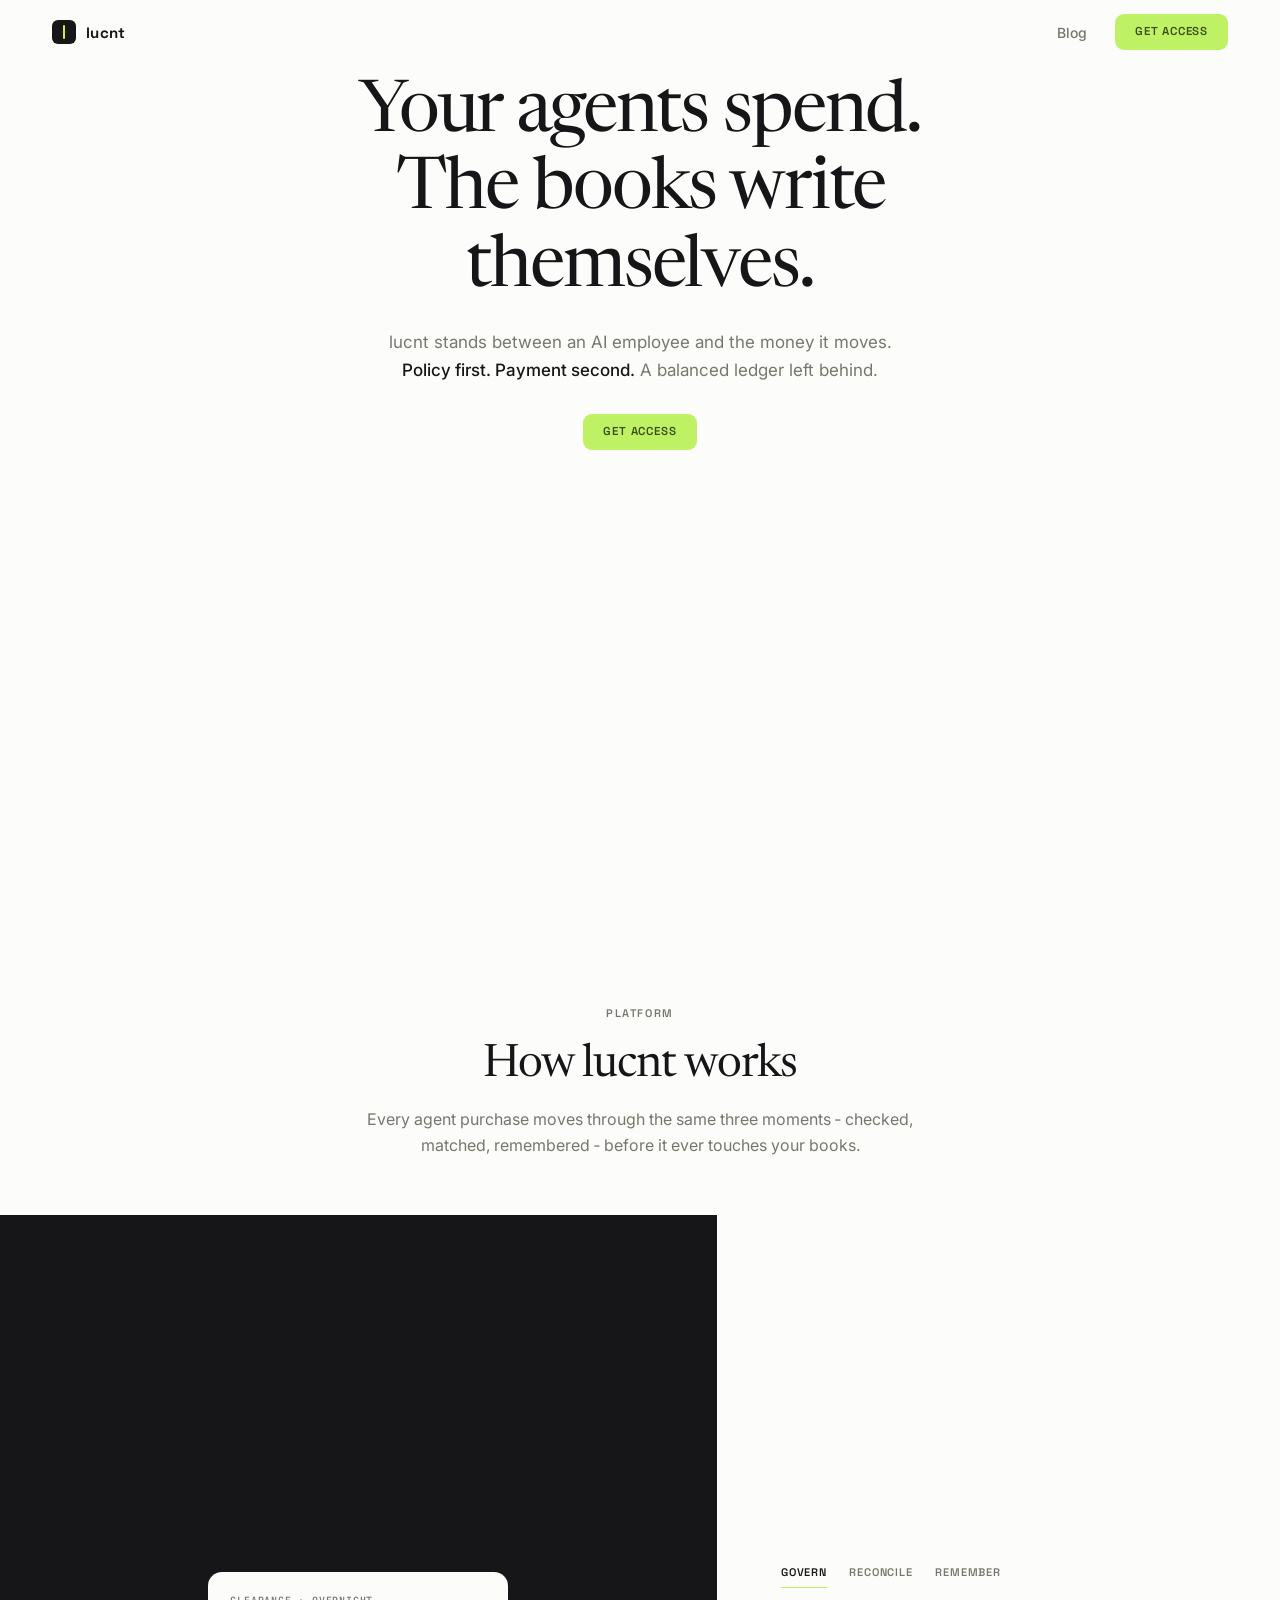
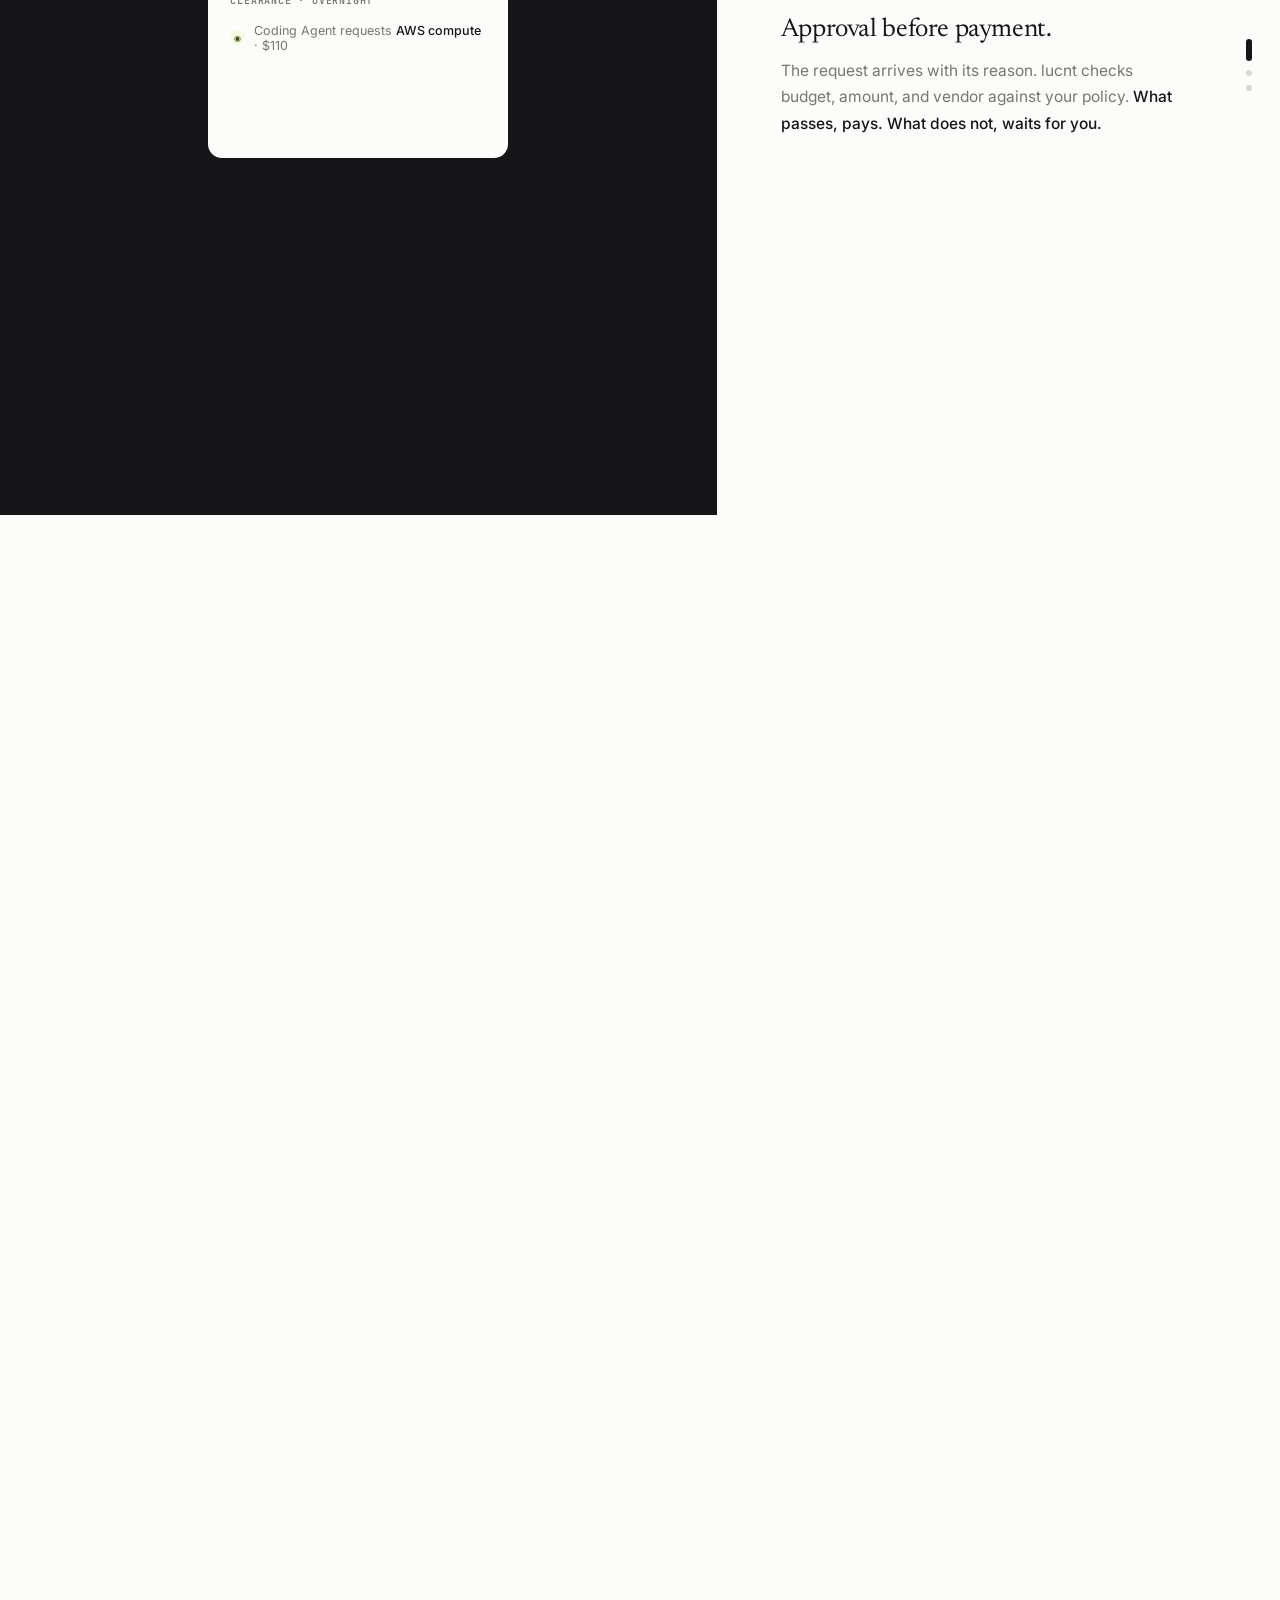
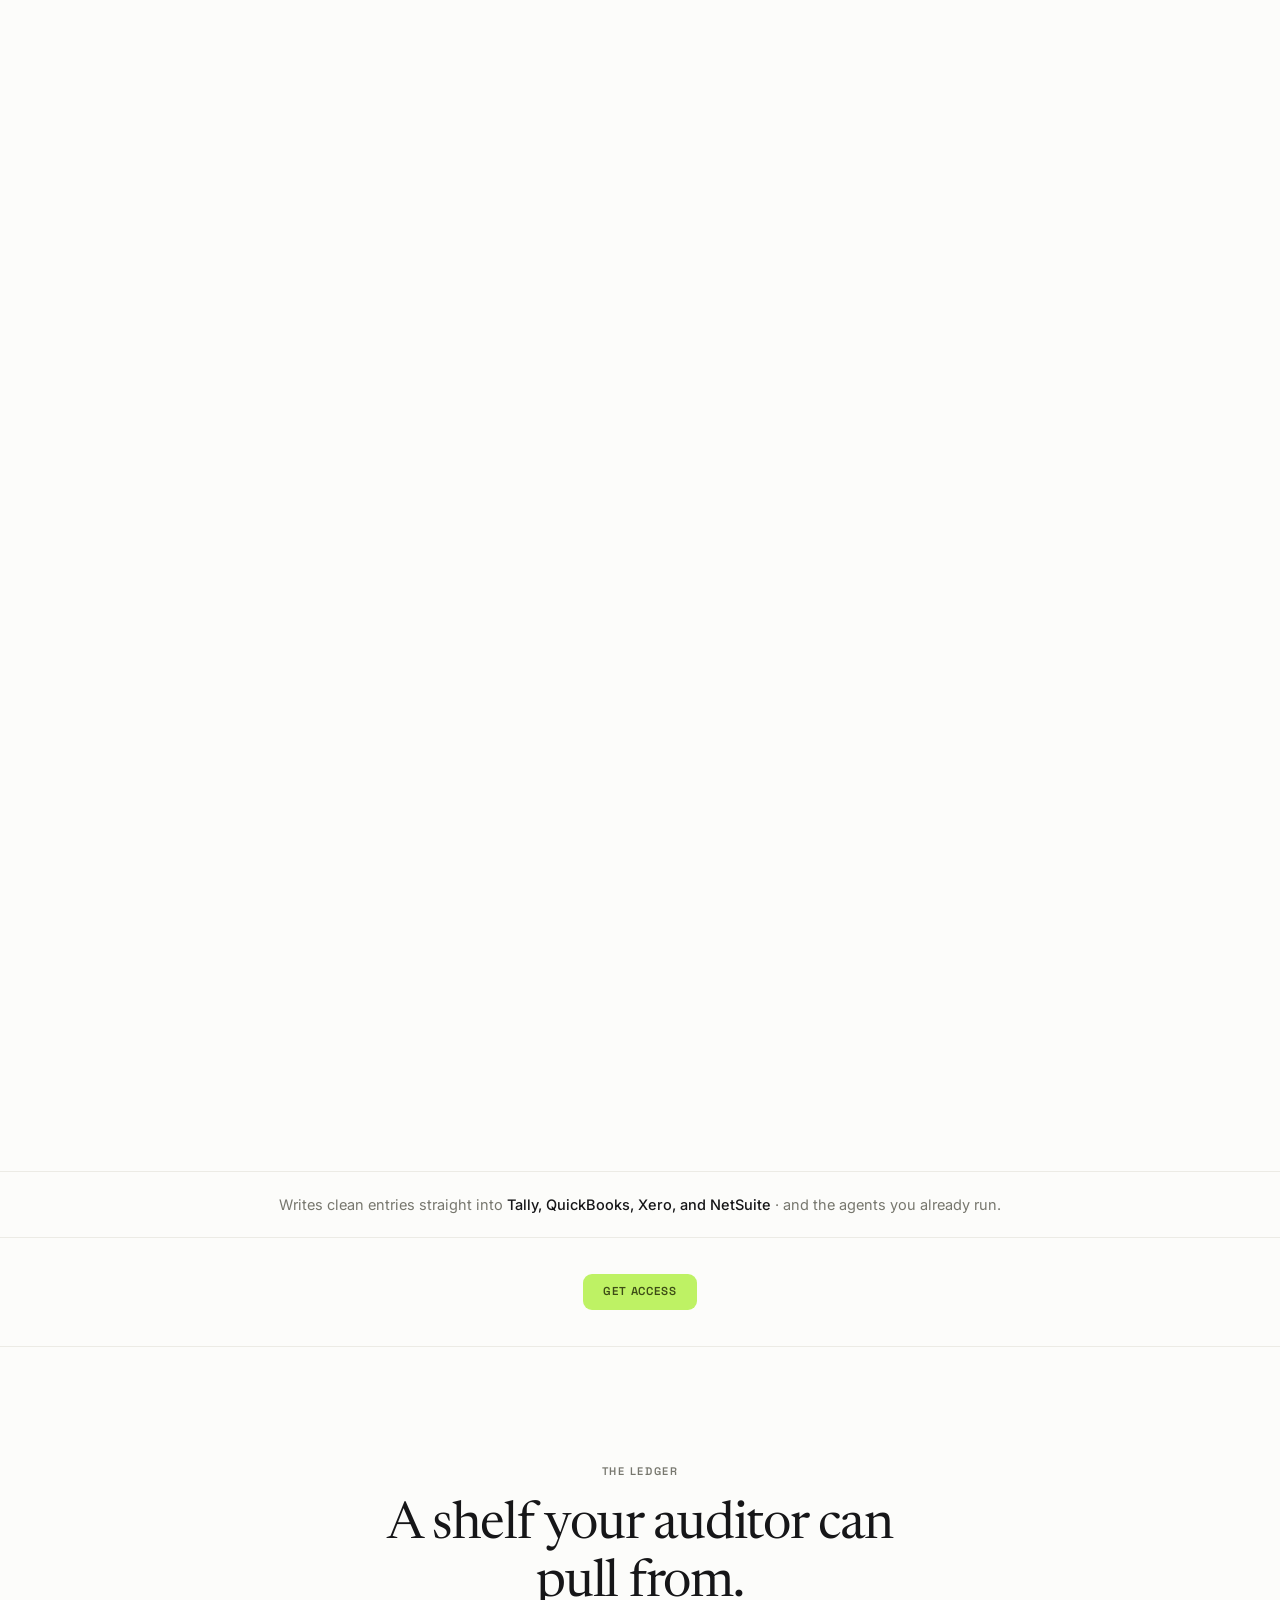
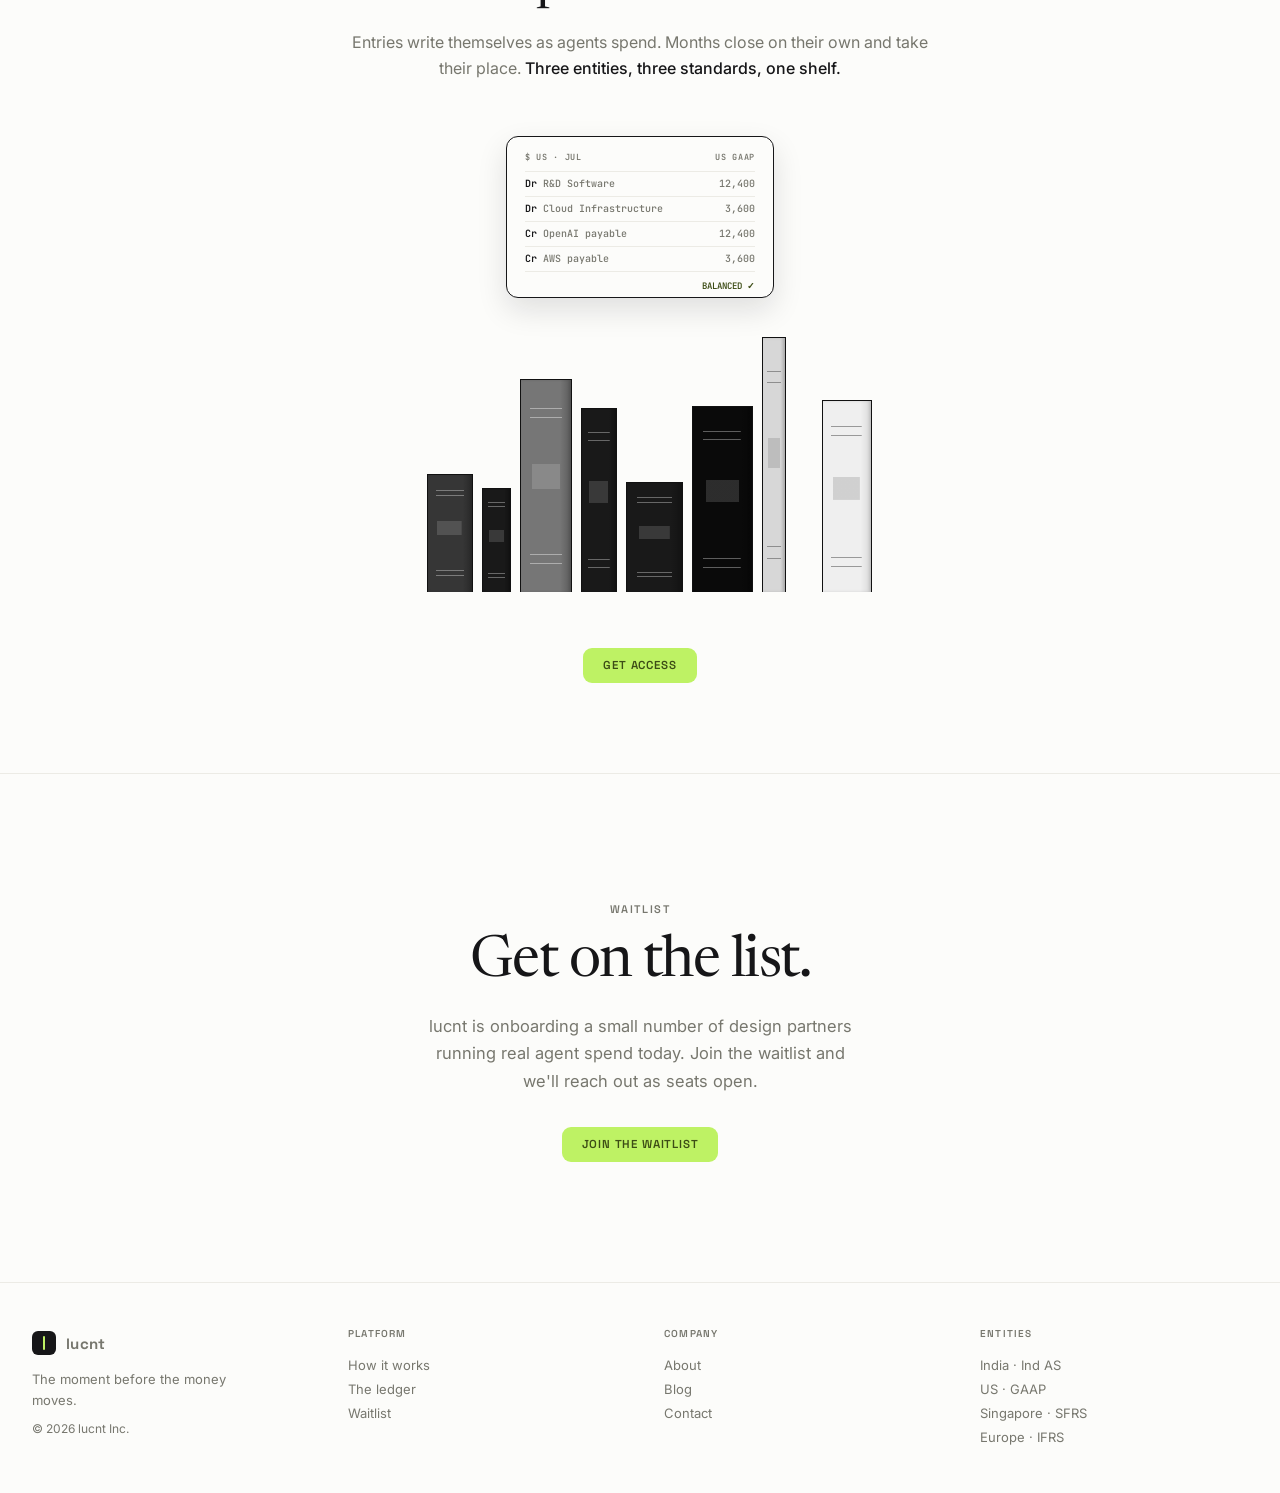
<file: index.html>
<!DOCTYPE html>
<html lang="en">
<head>
<meta charset="UTF-8">
<meta name="viewport" content="width=device-width, initial-scale=1.0">
<title>lucnt — Your agents spend. The books write themselves.</title>
<meta name="description" content="lucnt stands between an AI employee and the money it moves. Policy first. Payment second. A balanced ledger left behind.">
<link rel="preconnect" href="https://fonts.googleapis.com">
<link rel="preconnect" href="https://fonts.gstatic.com" crossorigin>
<link href="https://fonts.googleapis.com/css2?family=Newsreader:opsz,wght@6..72,400;6..72,500&family=Space+Grotesk:wght@500;600;700&family=Inter:wght@400;500;600&family=JetBrains+Mono:wght@500;600&display=swap" rel="stylesheet">
<link rel="stylesheet" href="css/styles.css">
<script src="js/main.js" defer></script>
</head>
<body>
<noscript>lucnt governs every purchase an AI agent makes: policy before payment, then balanced, taxed, reconciled books written automatically.</noscript>

<nav id="nav"><div class="in">
  <a class="brand" href="#hero"><span class="markq"></span>lucnt</a>
  <div class="nav-actions">
    <a class="nav-link" href="#blog">Blog</a>
    <a class="btn-lime" href="#cta">Get access</a>
  </div>
</div></nav>

<div class="spaPage active" id="page-home">

<!-- ===== HERO ===== -->
<section id="hero">
  <div class="heroCopy">
    <h1 class="rv">Your agents spend.<br>The books write themselves.</h1>
    <p class="sub rv">lucnt stands between an AI employee and the money it moves. <b>Policy first. Payment second.</b> A balanced ledger left behind.</p>
    <a class="btn-lime cap rv" href="https://tally.so/r/RGl7Kp">Get access</a>
  </div>

  <!-- signature: a full-width tangle of agent spend combs itself out into a balanced ledger -->
  <div class="weaveWrap" aria-hidden="true">
    <svg id="weave" viewBox="0 0 1280 470" fill="none" preserveAspectRatio="xMidYMid meet">
      <g id="wLines"></g>
      <g id="wChaos"></g>
      <g id="wOrder"></g>
      <g id="wBal">
        <rect x="1024" y="436" width="168" height="28" rx="14"></rect>
        <text x="1108" y="455" text-anchor="middle" class="wbal">Debits = Credits &#10003;</text>
      </g>
    </svg>
  </div>
</section>

<!-- ===== PLATFORM ===== -->
<section id="plat">
  <div class="platIntro">
    <span class="eyebrow rv">Platform</span>
    <h2 class="rv">How lucnt works</h2>
    <p class="rv">Every agent purchase moves through the same three moments &dash; checked, matched, remembered &dash; before it ever touches your books.</p>
  </div>
  <div id="platSticky">
    <div class="platFull">
      <div class="canvasPanel" id="canvasPanel">

        <!-- SCENE 1 · GOVERN -->
        <div class="scene s-go on" data-s="0">
          <div class="focal" id="goCard">
            <div class="ft"><span>Clearance &middot; overnight</span><span class="tag" id="goTag">TX-4469</span></div>
            <div class="frow in"><span class="c">&#9673;</span><span>Coding Agent requests <b>AWS compute</b> &middot; $110</span></div>
            <div class="frow" data-r="1"><span class="c">&#10003;</span><span><b>Budget</b> &middot; $320 available</span></div>
            <div class="frow" data-r="2"><span class="c">&#10003;</span><span><b>Ceiling</b> &middot; $110 is under $200</span></div>
            <div class="frow" data-r="3"><span class="c hold">&#9679;</span><span><b>Vendor</b> &middot; AWS not pre-approved</span></div>
            <span class="focalBtn" id="goBtn">&#10003; Approve AWS for Coding</span>
            <span class="focalStamp" id="goStamp">APPROVED &middot; TX-4469</span>
          </div>
        </div>

        <!-- SCENE 2 · RECONCILE -->
        <div class="scene s-rc" data-s="1">
          <div class="focal" id="rcCard">
            <div class="ft"><span>Reconcile &middot; INV-OA-4471</span><span class="tag" id="rcTag">1 HELD</span></div>
            <div class="frow in"><span class="c">&#10003;</span><span><b>Invoice</b> &middot; &#8377;15,299 matched</span></div>
            <div class="frow" data-r="1"><span class="c">&#10003;</span><span><b>Payment</b> &middot; card 0072 matched</span></div>
            <div class="frow" data-r="2"><span class="c">&#10003;</span><span><b>Journal</b> &middot; JE-4471 balanced</span></div>
            <div class="frow" data-r="3"><span class="c bad">&#33;</span><span><b>Duplicate</b> &middot; &#8377;15,299 seen twice</span></div>
            <div class="frow" data-r="4"><span class="c">&#8635;</span><span><b>Refund</b> &middot; filed automatically</span></div>
          </div>
        </div>

        <!-- SCENE 3 · REMEMBER -->
        <div class="scene s-me" data-s="2">
          <div class="focal" id="meCard">
            <div class="ft"><span>Policy memory</span><span class="tag" id="meTag">UPDATED</span></div>
            <div class="frow in"><span class="c">&#10003;</span><span>GPT&#8209;5 routes above 128K only</span></div>
            <div class="frow" data-r="1"><span class="c">&#10003;</span><span>Canva spend always needs a receipt</span></div>
            <div class="frow" data-r="2"><span class="c">&#10003;</span><span>Ops team flies standard tier</span></div>
            <div class="frow" data-r="3"><span class="c hold">&#9673;</span><span>New: route summaries to <b>Claude</b> &middot; saves &#8377;18.4L/yr</span></div>
            <span class="focalBtn" id="meBtn">Apply this policy</span>
            <span class="focalStamp" id="meStamp">POLICY UPDATED &middot; BY MEMORY</span>
          </div>
        </div>

      </div>
      <div class="platCopy">
        <div class="tabs">
          <span class="pill on" data-t="0">Govern</span>
          <span class="pill" data-t="1">Reconcile</span>
          <span class="pill" data-t="2">Remember</span>
        </div>
        <div class="chapters">
          <div class="chapter on" data-c="0">
            <h3>Approval before payment.</h3>
            <p>The request arrives with its reason. lucnt checks budget, amount, and vendor against your policy. <b>What passes, pays. What does not, waits for you.</b></p>
          </div>
          <div class="chapter" data-c="1">
            <h3>Everything finds its match.</h3>
            <p>Invoices meet payments meet entries. Duplicates cancel themselves and file the refund. <b>The one true exception is set aside with a name on it.</b></p>
          </div>
          <div class="chapter" data-c="2">
            <h3>Decisions become memory.</h3>
            <p>Every ruling is kept. When the same question returns, lucnt already knows. <b>And it tells you when the policy itself should change.</b></p>
          </div>
        </div>
      </div>
    </div>
    <div class="dotRail"><span class="dot on" data-d="0"></span><span class="dot" data-d="1"></span><span class="dot" data-d="2"></span></div>
  </div>

  <!-- mobile stacked chapters -->
  <div class="m-ch"><span class="pillm">Govern</span><h3>Approval before payment.</h3><p>Budget, amount, and vendor checked against your policy before money moves. What passes, pays. What does not, waits for you.</p></div>
  <div class="m-ch"><span class="pillm">Reconcile</span><h3>Everything finds its match.</h3><p>Invoices meet payments meet entries. Duplicates cancel themselves and file the refund.</p></div>
  <div class="m-ch"><span class="pillm">Remember</span><h3>Decisions become memory.</h3><p>Every ruling is kept, and lucnt tells you when the policy itself should change.</p></div>
</section>

<!-- ===== WORKS WITH ===== -->
<section id="strip">
  <p>Writes clean entries straight into <b>Tally, QuickBooks, Xero, and NetSuite</b> &middot; and the agents you already run.</p>
</section>

<div class="stripCta"><a class="btn-lime" href="https://tally.so/r/RGl7Kp">Get access</a></div>

<!-- ===== BOOKS ===== -->
<section id="books">
  <div class="head">
    <span class="eyebrow rv">The ledger</span>
    <h2 class="rv">A shelf your auditor can pull from.</h2>
    <p class="lead rv">Entries write themselves as agents spend. Months close on their own and take their place. <b>Three entities, three standards, one shelf.</b></p>
  </div>
  <div class="ledgerStage" aria-hidden="true">
    <div class="ledgerCarousel" id="ledgerCarousel">
      <div class="page">
        <div class="ph"><span>$ US &middot; JUL</span><span>US GAAP</span></div>
        <div class="je"><span><b>Dr</b> R&amp;D Software</span><span>12,400</span></div>
        <div class="je"><span><b>Dr</b> Cloud Infrastructure</span><span>3,600</span></div>
        <div class="je"><span><b>Cr</b> OpenAI payable</span><span>12,400</span></div>
        <div class="je"><span><b>Cr</b> AWS payable</span><span>3,600</span></div>
        <div class="bal">BALANCED &#10003;</div>
      </div>
      <div class="page">
        <div class="ph"><span>S$ SINGAPORE &middot; JUL</span><span>SFRS</span></div>
        <div class="je"><span><b>Dr</b> Software &middot; SaaS</span><span>8,900</span></div>
        <div class="je"><span><b>Dr</b> Input GST 8%</span><span>712</span></div>
        <div class="je"><span><b>Cr</b> Vendor payable</span><span>8,900</span></div>
        <div class="je"><span><b>Cr</b> GST payable</span><span>712</span></div>
        <div class="bal">BALANCED &#10003;</div>
      </div>
      <div class="page">
        <div class="ph"><span>&#8377; INDIA &middot; JUL</span><span>IND AS</span></div>
        <div class="je"><span><b>Dr</b> R&amp;D Software</span><span>15,299</span></div>
        <div class="je"><span><b>Dr</b> Input IGST 18%</span><span>2,754</span></div>
        <div class="je"><span><b>Cr</b> OpenAI payable</span><span>15,299</span></div>
        <div class="je"><span><b>Cr</b> IGST payable &middot; RCM</span><span>2,754</span></div>
        <div class="bal">BALANCED &#10003;</div>
      </div>
    </div>
  </div>
  <div class="shelf" id="shelfBooks" aria-hidden="true"></div>
  <div class="booksCta"><a class="btn-lime" href="https://tally.so/r/RGl7Kp">Get access</a></div>
</section>

<!-- ===== CTA ===== -->
<section id="cta">
  <span class="eyebrow">Waitlist</span>
  <h2>Get on the list.</h2>
  <p class="body">lucnt is onboarding a small number of design partners running real agent spend today. Join the waitlist and we'll reach out as seats open.</p>

  <a class="btn-lime wait" href="https://tally.so/r/RGl7Kp">Join the waitlist</a>
</section>

<footer><div class="in">
  <div class="col">
    <a class="brand" href="#hero"><span class="markq"></span>lucnt</a>
    <p class="tag">The moment before the money moves.</p>
    <p class="c">&copy; 2026 lucnt Inc.</p>
  </div>
  <div class="col"><span class="lbl">Platform</span><a href="#plat">How it works</a><a href="#books">The ledger</a><a href="#cta">Waitlist</a></div>
  <div class="col"><span class="lbl">Company</span><a href="#hero">About</a><a href="#blog">Blog</a><a href="#cta">Contact</a></div>
  <div class="col"><span class="lbl">Entities</span><a href="#books">India &middot; Ind AS</a><a href="#books">US &middot; GAAP</a><a href="#books">Singapore &middot; SFRS</a><a href="#books">Europe &middot; IFRS</a></div>
</div></footer>

</div><!-- /page-home -->

<!-- ===== BLOG INDEX ===== -->
<div class="spaPage" id="page-blog">
  <div class="blogWrap">
    <div class="head">
      <span class="eyebrow">Blog</span>
      <h1>Notes on agents that spend.</h1>
      <p>What we're learning about AI employees, their money, and the books that have to keep up with both.</p>
    </div>
    <div class="blogList">
      <a class="post" href="#post-agent-economy">
        <span class="meta">01 &middot; The agent economy</span>
        <h2>Your business already has a new employee with a company card.</h2>
        <p>AI agents are booking compute, renewing subscriptions, and hiring contractors, often before anyone signs off. Here is what changes when the spender is not a person.</p>
        <span class="read">Read the piece &rarr;</span>
      </a>
      <a class="post" href="#post-policy">
        <span class="meta">02 &middot; How lucnt thinks</span>
        <h2>Approval has to happen before the money moves, not after.</h2>
        <p>Most finance tools are built to record what already happened. That works for humans, who ask first. Agents don't. Here is why the check has to move upstream of the payment.</p>
        <span class="read">Read the piece &rarr;</span>
      </a>
      <a class="post" href="#post-books">
        <span class="meta">03 &middot; Under the hood</span>
        <h2>Four currencies, four standards, one shelf that closes itself.</h2>
        <p>A single agent decision can trigger IGST in India, sales tax questions in the US, and a GST reverse charge in Singapore, all from one line of code. Here is how that becomes a balanced ledger.</p>
        <span class="read">Read the piece &rarr;</span>
      </a>
    </div>
  </div>
</div>

<!-- ===== POST 1 ===== -->
<div class="spaPage" id="page-post-agent-economy">
  <article>
    <a class="back" href="#blog">&larr; Blog</a>
    <h1>Your business already has a new employee with a company card.</h1>
    <p class="dek">It doesn't sleep, doesn't ask before it buys, and doesn't know what a chart of accounts is. It's already spending your money.</p>
    <p class="byline">lucnt team &middot; agent economy</p>
    <div class="artBody">
      <p>Somewhere in your stack right now, an agent is deciding whether to spend money. It might be a coding assistant reaching for a bigger compute tier at 3am. It might be a research agent renewing a data subscription it started last month. It might be an ops agent booking a contractor to fix something before a human even knew it was broken.</p>
      <p>None of these are hypothetical. They are the ordinary, unglamorous behavior of tools that were built to get a job done, and spending money is now part of getting the job done. <b>The agent isn't asking for a budget. It's just moving.</b></p>
      <h2>The finance stack assumed a human would click "pay"</h2>
      <p>Every tool your finance team already owns, QuickBooks, Ramp, Brex, NetSuite, was designed around a simple assumption: a person decides to spend, then the software records it. The person is the control. The software is the memory.</p>
      <p>That assumption quietly breaks the moment the spender is a machine. An agent doesn't pause to consider whether $400 on a new API tier is a reasonable idea this month. It doesn't know your vendor is supposed to be pre-approved. It doesn't file a tax code. It just spends, because spending was the fastest way to finish the task it was given.</p>
      <p class="pull">The control humans provided for free, judgment before the transaction, doesn't exist for agents unless someone builds it in.</p>
      <h2>Volume changes the shape of the problem</h2>
      <p>A single overspending employee is a conversation with their manager. A single agent making the same kind of decision, at machine speed, across every task it runs, is a pattern. Multiply that by every agent your company now runs, coding, research, ops, support, and the pattern becomes the majority of your transaction volume before anyone notices it happened.</p>
      <p>This isn't a warning about AI running wild. Most of these decisions are fine. The problem is that "mostly fine" isn't good enough for money, and there has never been a layer built to tell the difference between the decision that's fine and the one that isn't, <b>before</b> the payment clears.</p>
      <h2>What actually needs to change</h2>
      <p>Not the agents. They're doing their job. What needs to change is where the check happens. Today, oversight happens after the fact, in a monthly close, in a surprised Slack message from finance, in a reconciliation that finds the anomaly three weeks too late.</p>
      <p>The fix isn't slowing the agents down. It's moving the judgment earlier, into the half-second between the decision and the transaction, so policy gets a vote before the money moves instead of a postmortem after it's gone.</p>
    </div>
    <div class="cta-inline">
      <p>That's the layer lucnt builds. One call, <b>agent.spend(vendor, amount, reason)</b>, checks policy before payment and leaves a balanced, tax-correct entry behind it.</p>
      <a href="#cta">See how it works</a>
    </div>
  </article>
</div>

<!-- ===== POST 2 ===== -->
<div class="spaPage" id="page-post-policy">
  <article>
    <a class="back" href="#blog">&larr; Blog</a>
    <h1>Approval has to happen before the money moves, not after.</h1>
    <p class="dek">A human asks permission because asking is free and being wrong is expensive. An agent has no reason to ask, unless you give it one.</p>
    <p class="byline">lucnt team &middot; how lucnt thinks</p>
    <div class="artBody">
      <p>Think about how spend approval actually works for a person. Someone wants to buy a $2,000 tool. They open a request, a manager looks at it, and money moves only after a human has said yes. The check happens <b>before</b> the transaction, and it happens because asking first is simply what people do when the money isn't theirs.</p>
      <p>Now think about how the same request looks coming from an agent. There is no pause. There is no instinct to check with someone first. The agent's job is to finish the task, and if finishing the task means buying the tool, it buys the tool. It isn't being reckless. It's doing exactly what it was told, at a speed no approval workflow built for humans was designed to catch.</p>
      <h2>Why "record it and review it later" doesn't work here</h2>
      <p>Most financial software, including the good, expensive kind, is built around a single pattern: transaction happens, then software records it, categorizes it, and eventually someone reviews it. That pattern works fine when a human already did the judgment part before the transaction. The software's job was only ever to remember, not to decide.</p>
      <p>Take that same pattern and point it at agent spend, and the judgment step is simply missing. You get a perfect, well-organized record of decisions nobody checked. The books close on time. The problem is what's already inside them.</p>
      <p class="pull">A ledger that's accurate after the fact isn't the same thing as a ledger that was ever in control.</p>
      <h2>Moving the check upstream</h2>
      <p>The fix is not more dashboards or faster reconciliation. It's moving the decision to the only place it can still matter: before the payment executes. Budget, vendor, and amount get checked against policy in the same half-second the agent tries to spend. If the request clears, it pays immediately, with no human in the loop for the routine case. If it doesn't, it waits, with a clear reason attached, for the person who should actually decide.</p>
      <p>This is a small architectural difference with a large practical one. It means the agent still moves at agent speed for the 95% of decisions that are genuinely fine, and a human only sees the request that was actually worth their attention. Nobody is reviewing a spreadsheet of everything. Someone is approving the one thing that needed a person.</p>
      <h2>What this means for a finance team</h2>
      <p>It means the job changes from archaeology to governance. Instead of digging through a month of transactions looking for what an agent shouldn't have bought, a controller sets the policy once, budgets, vendors, ceilings, and the system enforces it at the only moment enforcement can work: before the money is gone.</p>
    </div>
    <div class="cta-inline">
      <p>This is the whole idea behind <b>agent.spend(vendor, amount, reason)</b>: policy runs first, payment runs second, and the ledger is a byproduct of a decision that was already correct.</p>
      <a href="#plat">See how the check runs</a>
    </div>
  </article>
</div>

<!-- ===== POST 3 ===== -->
<div class="spaPage" id="page-post-books">
  <article>
    <a class="back" href="#blog">&larr; Blog</a>
    <h1>Four currencies, four standards, one shelf that closes itself.</h1>
    <p class="dek">An agent doesn't know it just triggered a reverse charge in three countries. It just knows the task is done.</p>
    <p class="byline">lucnt team &middot; under the hood</p>
    <div class="artBody">
      <p>Picture a research agent that needs a better model for a difficult task. It's routed through your infrastructure in Singapore, billed in US dollars, used by a team that reports in India, and the invoice technically belongs to a European entity that holds the vendor contract. One decision. Four jurisdictions.</p>
      <p>To the agent, this is a single, simple action: call the API, get the answer, move on. To your books, it's four separate obligations that all have to be correct at once.</p>
      <div class="tablewrap">
        <div class="trow2 head"><span>Entity</span><span>Standard</span><span>Tax treatment</span></div>
        <div class="trow2"><span>India</span><span>Ind AS</span><span>18% IGST, reverse charge</span></div>
        <div class="trow2"><span>United States</span><span>US GAAP</span><span>No VAT, &sect;174A R&amp;D expensing</span></div>
        <div class="trow2"><span>Singapore</span><span>SFRS</span><span>9% GST, reverse charge</span></div>
        <div class="trow2"><span>Ireland (EU)</span><span>IFRS</span><span>23% VAT, reverse charge</span></div>
      </div>
      <h2>Why this used to be a human's job</h2>
      <p>Multi-entity accounting has always required someone who understood all four of those rows at once, and knew which one applied to which transaction. That's a real, specialized skill, and it's exactly why closing the books took days instead of minutes: a person had to look at the transaction, work out where it actually sat, and write the correct entry by hand.</p>
      <p>Agents don't change what's required. They change how often it's required. A finance team that used to see a handful of cross-border transactions a week now sees them constantly, because an agent doesn't take weekends and doesn't wait for a convenient batch of similar purchases to review together.</p>
      <p class="pull">The rules didn't get simpler. The frequency just stopped being something a person could keep up with.</p>
      <h2>What "the books write themselves" actually means</h2>
      <p>It doesn't mean skipping the accounting. It means the same judgment a skilled controller would apply, which entity, which standard, which tax treatment, runs automatically the moment the agent's request clears policy. The debit and credit lines, the correct IGST or VAT treatment, the currency conversion, all of it gets written in the same motion as the approval, not reconstructed later from a pile of receipts.</p>
      <p>Each entity keeps its own shelf: India under Ind AS, the US under GAAP, Singapore under SFRS, Ireland under IFRS. When a month closes, it closes because every entry in it was already correct, not because someone spent three days making it correct after the fact.</p>
      <h2>The part that actually matters to an auditor</h2>
      <p>A balanced ledger is table stakes. What an auditor actually wants is a reason attached to every line: why this vendor was approved, why this entity absorbed the cost, why this tax treatment applied. That reasoning is what usually gets lost when books are reconstructed after the spend. It's the one thing that has to survive if the books are going to be trusted, not just balanced.</p>
    </div>
    <div class="cta-inline">
      <p>Every entry lucnt writes carries the reasoning that produced it, so the shelf your auditor pulls from is never just numbers.</p>
      <a href="#books">See the ledger</a>
    </div>
  </article>
</div>
</body>
</html>
</file>
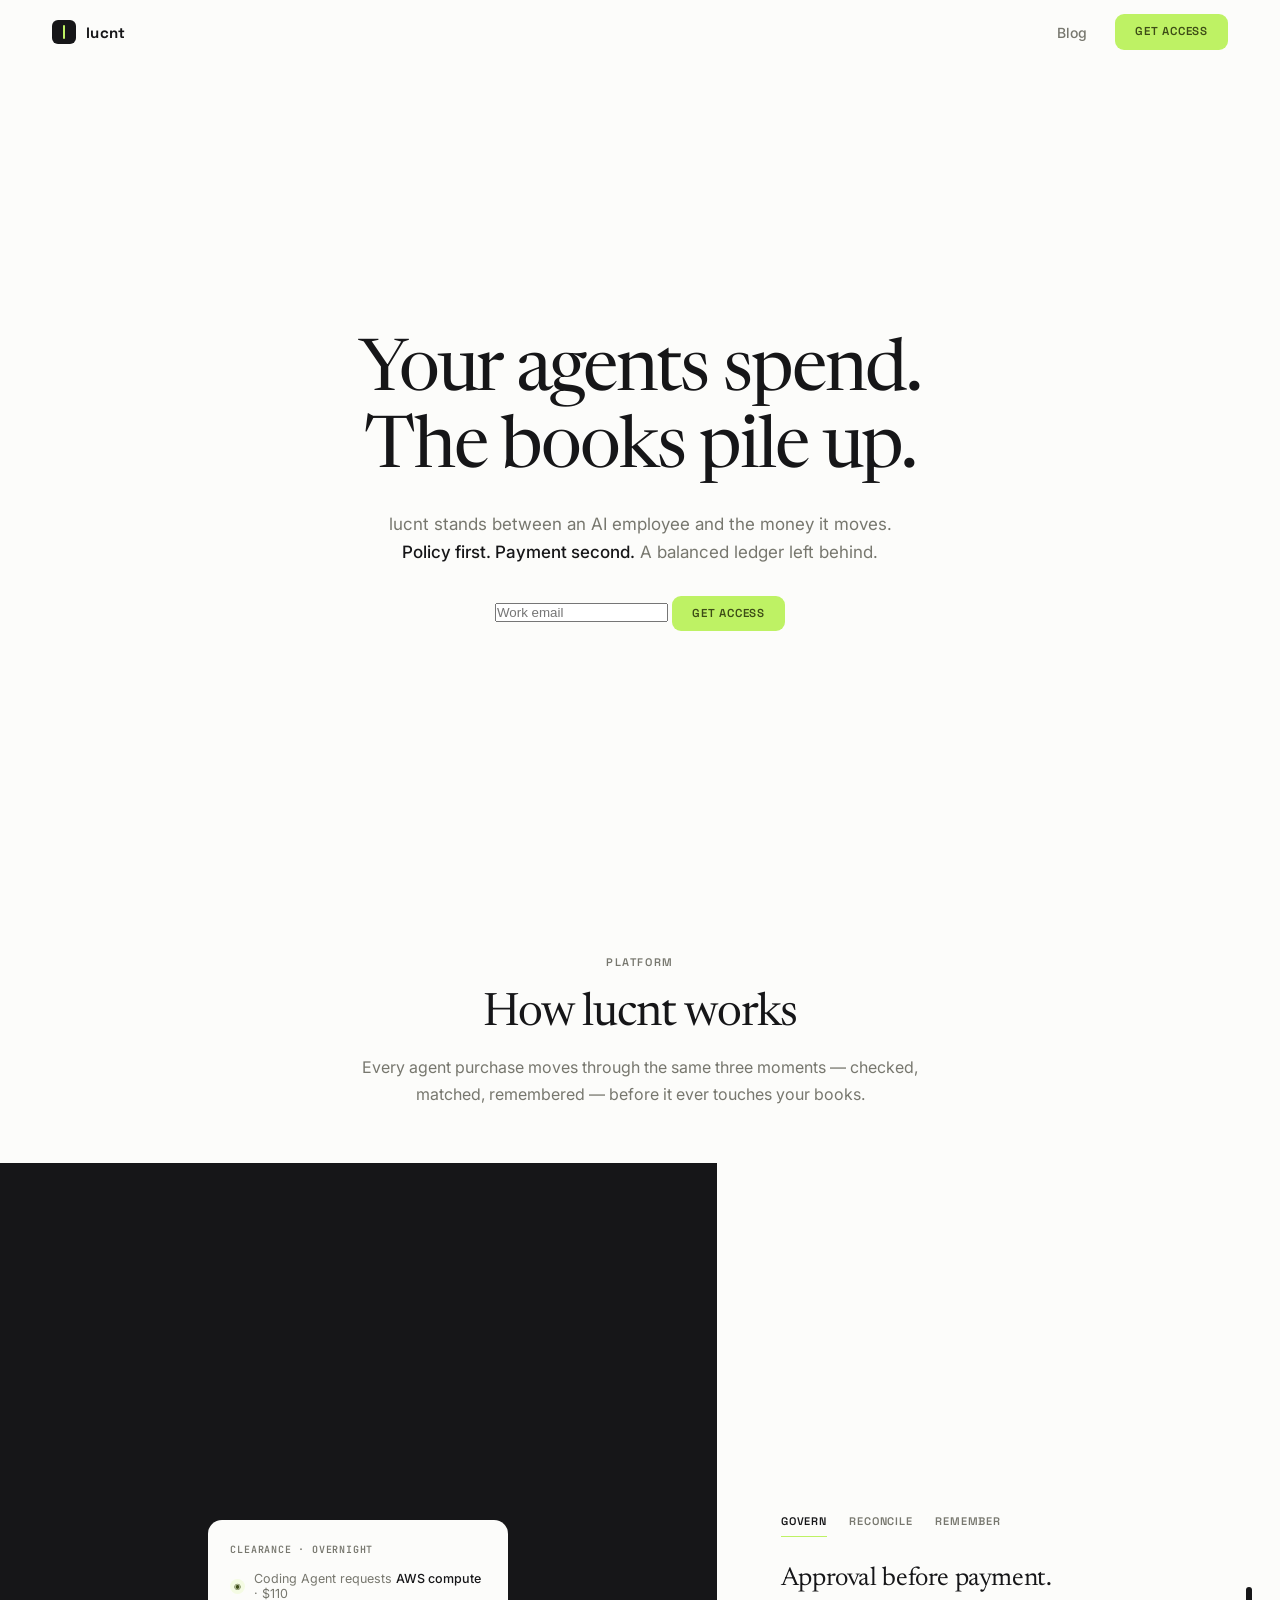
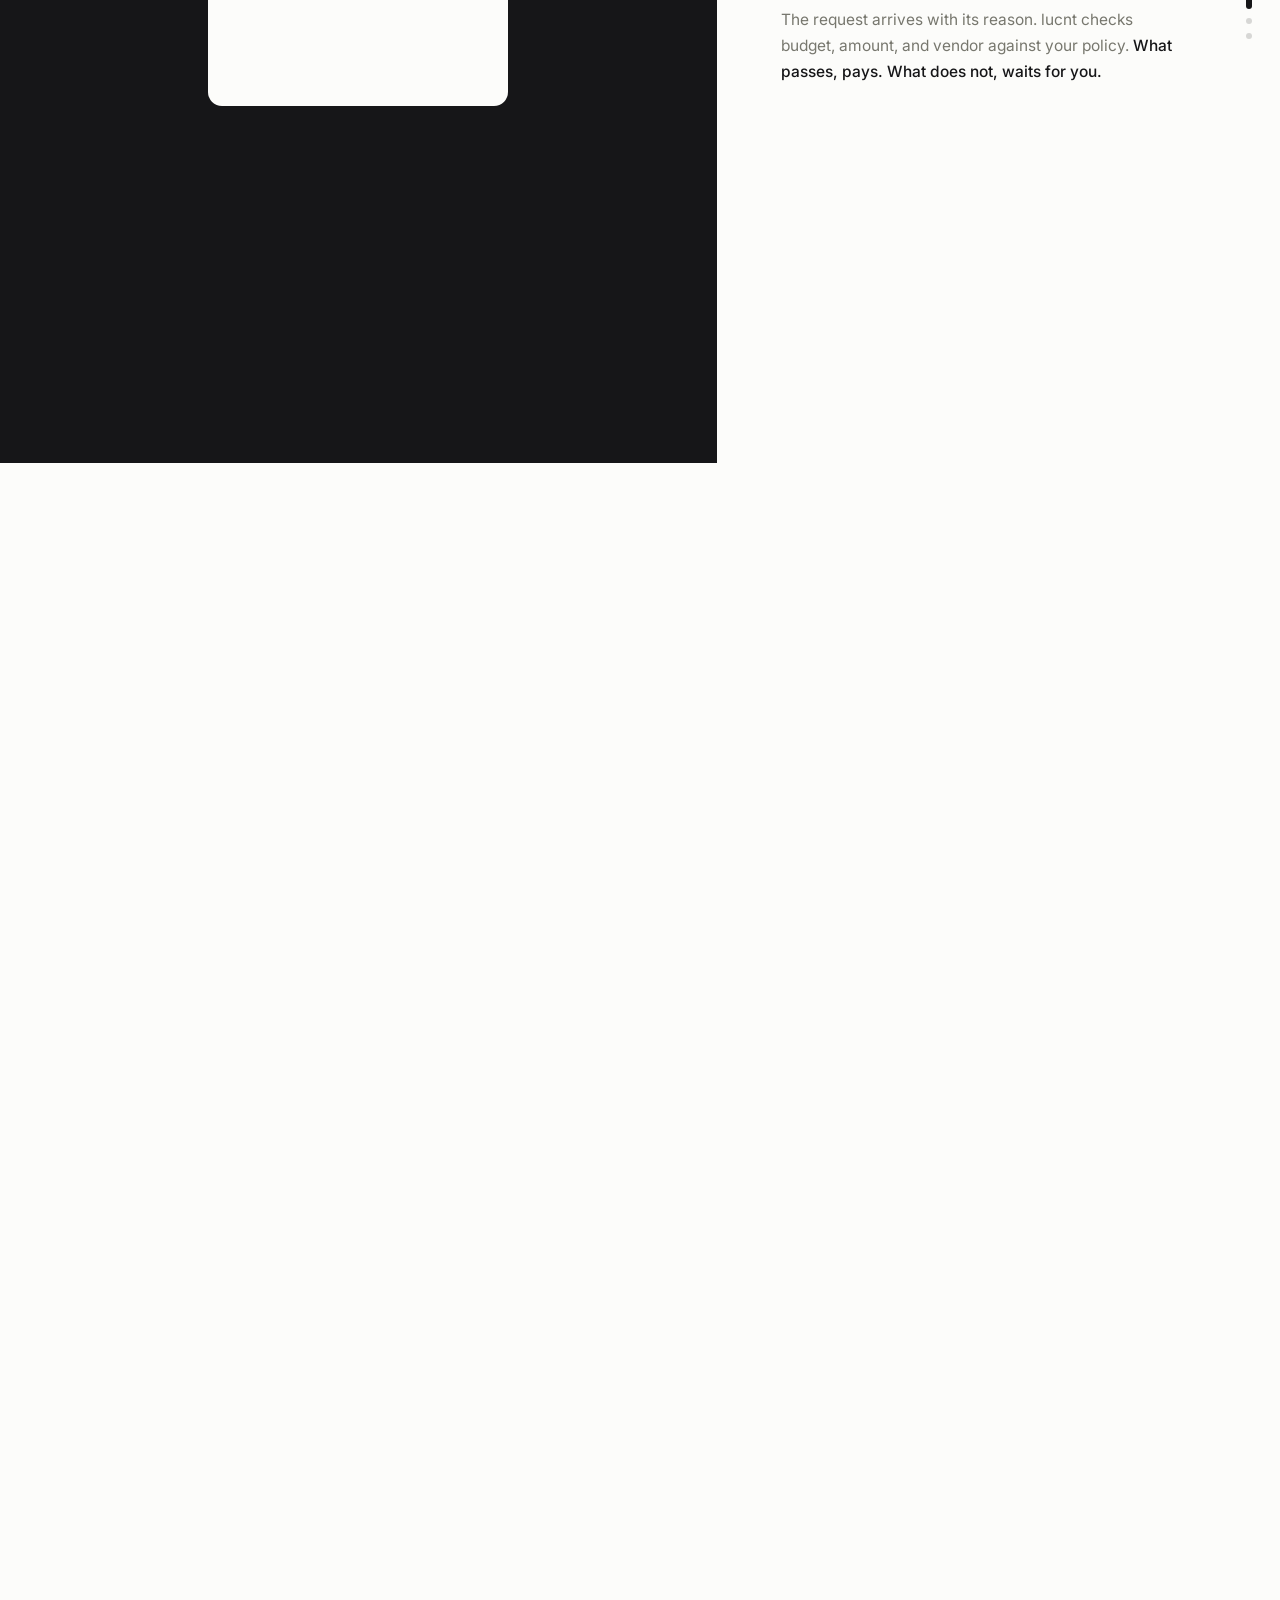
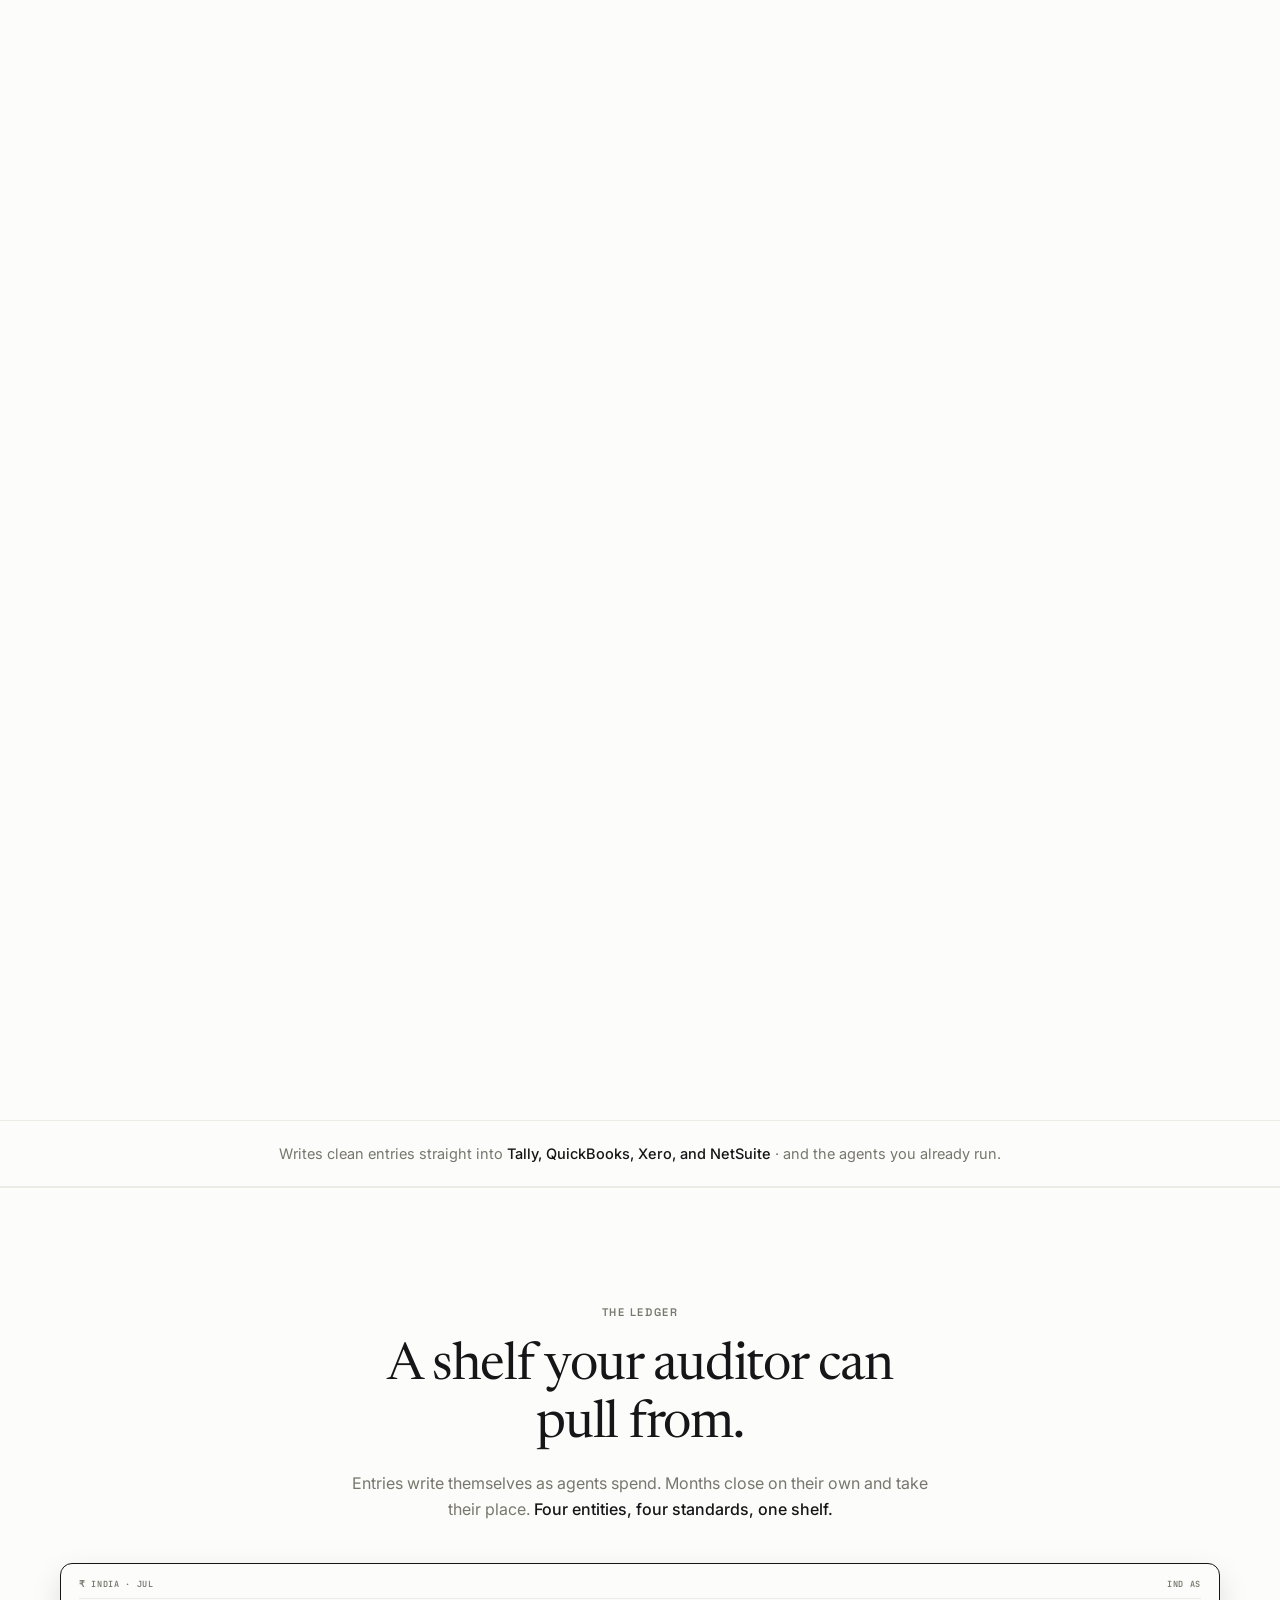
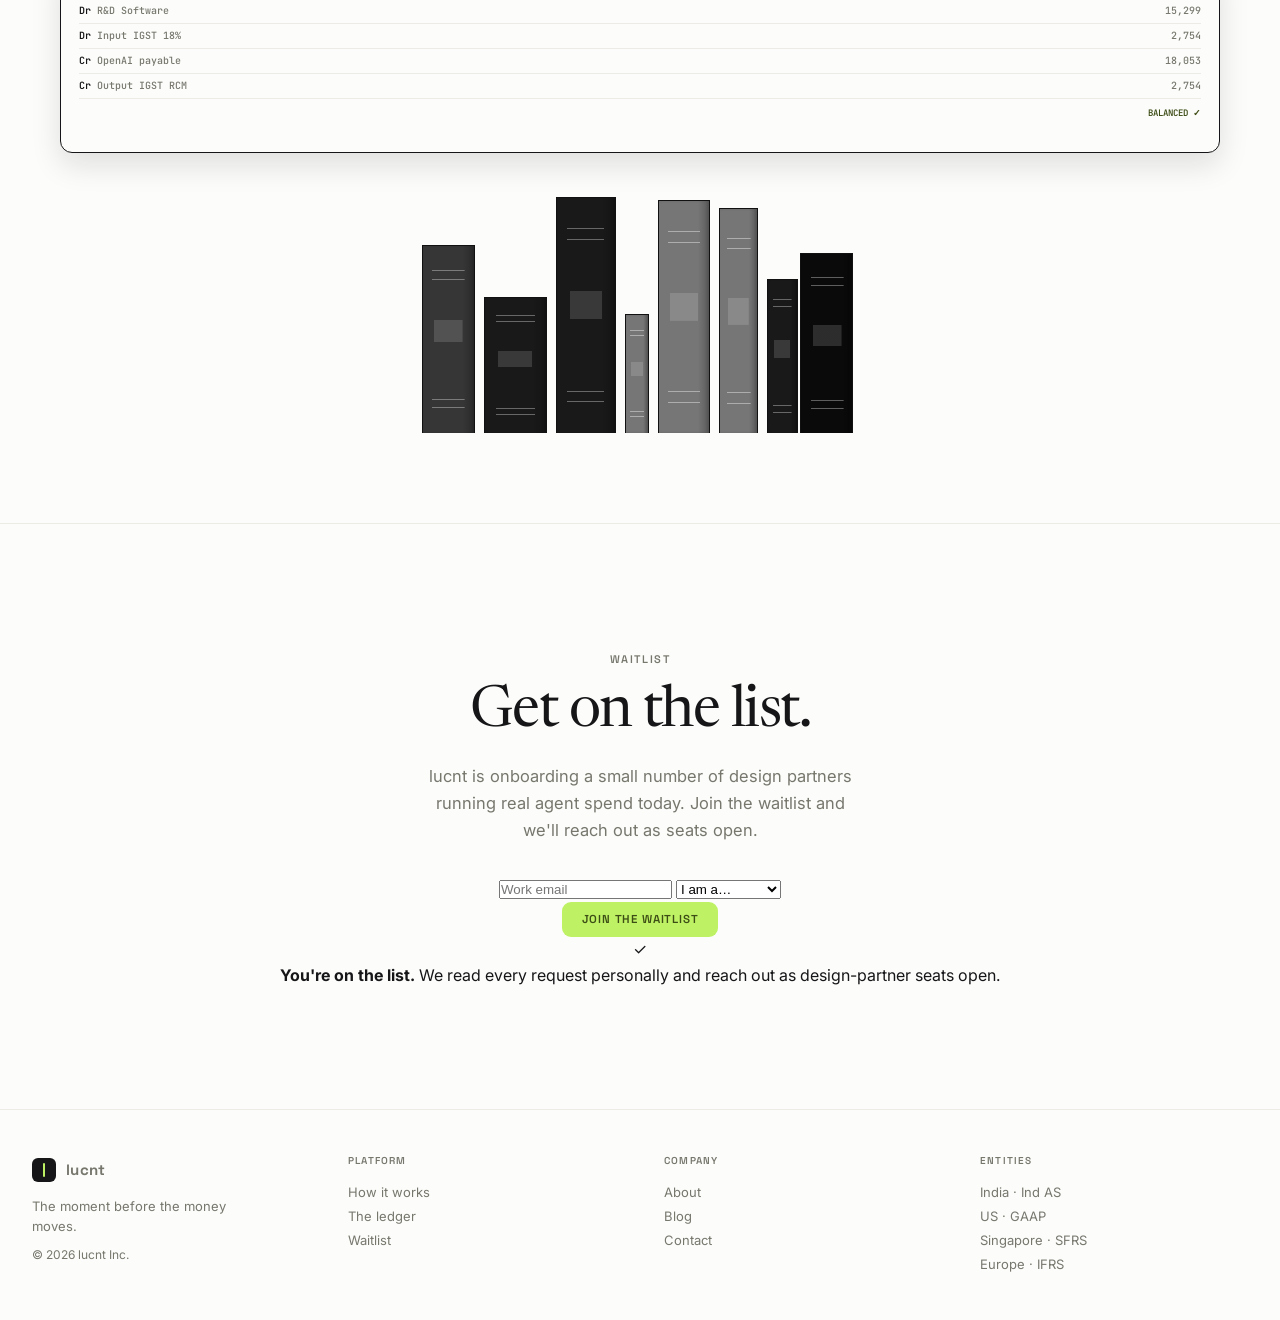
<file: lucnt.html>
<!DOCTYPE html>
<html lang="en">
<head>
<meta charset="UTF-8">
<meta name="viewport" content="width=device-width, initial-scale=1.0">
<title>lucnt — Your agents spend. The books write themselves.</title>
<meta name="description" content="lucnt stands between an AI employee and the money it moves. Policy first. Payment second. A balanced ledger left behind.">
<link rel="preconnect" href="https://fonts.googleapis.com">
<link rel="preconnect" href="https://fonts.gstatic.com" crossorigin>
<link href="https://fonts.googleapis.com/css2?family=Newsreader:opsz,wght@6..72,400;6..72,500&family=Space+Grotesk:wght@500;600;700&family=Inter:wght@400;500;600&family=JetBrains+Mono:wght@500;600&display=swap" rel="stylesheet">
<link rel="stylesheet" href="css/styles.css">
<script src="js/main.js" defer></script>
</head>
<body>
<noscript>lucnt governs every purchase an AI agent makes: policy before payment, then balanced, taxed, reconciled books written automatically.</noscript>

<nav id="nav"><div class="in">
  <a class="brand" href="#hero"><span class="markq"></span>lucnt</a>
  <div class="nav-actions">
    <a class="nav-link" href="#blog">Blog</a>
    <a class="btn-lime" href="#cta">Get access</a>
  </div>
</div></nav>

<div id="bookLayer" aria-hidden="true"></div>

<div class="spaPage active" id="page-home">

<!-- ===== HERO ===== -->
<section id="hero">
  <div class="heroCopy">
    <h1 class="rv">Your agents spend.<br>The books pile up.</h1>
    <p class="sub rv">lucnt stands between an AI employee and the money it moves. <b>Policy first. Payment second.</b> A balanced ledger left behind.</p>
    <form class="cap rv" data-cap>
      <label class="sr-only" for="em1">Work email</label>
      <input id="em1" type="email" required placeholder="Work email">
      <button class="btn-lime" type="submit">Get access</button>
    </form>
  </div>
</section>

<!-- scroll-driven organize runway: the fallen books straighten into a shelf as this scrolls by -->
<div id="bridge"></div>

<!-- ===== PLATFORM ===== -->
<section id="plat">
  <div class="platIntro">
    <span class="eyebrow rv">Platform</span>
    <h2 class="rv">How lucnt works</h2>
    <p class="rv">Every agent purchase moves through the same three moments &mdash; checked, matched, remembered &mdash; before it ever touches your books.</p>
  </div>
  <div id="platSticky">
    <div class="platFull">
      <div class="canvasPanel" id="canvasPanel">

        <!-- SCENE 1 · GOVERN -->
        <div class="scene s-go on" data-s="0">
          <div class="focal" id="goCard">
            <div class="ft"><span>Clearance &middot; overnight</span><span class="tag" id="goTag">TX-4469</span></div>
            <div class="frow in"><span class="c">&#9673;</span><span>Coding Agent requests <b>AWS compute</b> &middot; $110</span></div>
            <div class="frow" data-r="1"><span class="c">&#10003;</span><span><b>Budget</b> &middot; $320 available</span></div>
            <div class="frow" data-r="2"><span class="c">&#10003;</span><span><b>Ceiling</b> &middot; $110 is under $200</span></div>
            <div class="frow" data-r="3"><span class="c hold">&#9679;</span><span><b>Vendor</b> &middot; AWS not pre-approved</span></div>
            <span class="focalBtn" id="goBtn">&#10003; Approve AWS for Coding</span>
            <span class="focalStamp" id="goStamp">APPROVED &middot; TX-4469</span>
          </div>
        </div>

        <!-- SCENE 2 · RECONCILE -->
        <div class="scene s-rc" data-s="1">
          <div class="focal" id="rcCard">
            <div class="ft"><span>Reconcile &middot; INV-OA-4471</span><span class="tag" id="rcTag">1 HELD</span></div>
            <div class="frow in"><span class="c">&#10003;</span><span><b>Invoice</b> &middot; &#8377;15,299 matched</span></div>
            <div class="frow" data-r="1"><span class="c">&#10003;</span><span><b>Payment</b> &middot; card 0072 matched</span></div>
            <div class="frow" data-r="2"><span class="c">&#10003;</span><span><b>Journal</b> &middot; JE-4471 balanced</span></div>
            <div class="frow" data-r="3"><span class="c bad">&#33;</span><span><b>Duplicate</b> &middot; &#8377;15,299 seen twice</span></div>
            <div class="frow" data-r="4"><span class="c">&#8635;</span><span><b>Refund</b> &middot; filed automatically</span></div>
          </div>
        </div>

        <!-- SCENE 3 · REMEMBER -->
        <div class="scene s-me" data-s="2">
          <div class="focal" id="meCard">
            <div class="ft"><span>Policy memory</span><span class="tag" id="meTag">UPDATED</span></div>
            <div class="frow in"><span class="c">&#10003;</span><span>GPT&#8209;5 routes above 128K only</span></div>
            <div class="frow" data-r="1"><span class="c">&#10003;</span><span>Canva spend always needs a receipt</span></div>
            <div class="frow" data-r="2"><span class="c">&#10003;</span><span>Ops team flies standard tier</span></div>
            <div class="frow" data-r="3"><span class="c hold">&#9673;</span><span>New: route summaries to <b>Claude</b> &middot; saves &#8377;18.4L/yr</span></div>
            <span class="focalBtn" id="meBtn">Apply this policy</span>
            <span class="focalStamp" id="meStamp">POLICY UPDATED &middot; BY MEMORY</span>
          </div>
        </div>

      </div>
      <div class="platCopy">
        <div class="tabs">
          <span class="pill on" data-t="0">Govern</span>
          <span class="pill" data-t="1">Reconcile</span>
          <span class="pill" data-t="2">Remember</span>
        </div>
        <div class="chapters">
          <div class="chapter on" data-c="0">
            <h3>Approval before payment.</h3>
            <p>The request arrives with its reason. lucnt checks budget, amount, and vendor against your policy. <b>What passes, pays. What does not, waits for you.</b></p>
          </div>
          <div class="chapter" data-c="1">
            <h3>Everything finds its match.</h3>
            <p>Invoices meet payments meet entries. Duplicates cancel themselves and file the refund. <b>The one true exception is set aside with a name on it.</b></p>
          </div>
          <div class="chapter" data-c="2">
            <h3>Decisions become memory.</h3>
            <p>Every ruling is kept. When the same question returns, lucnt already knows. <b>And it tells you when the policy itself should change.</b></p>
          </div>
        </div>
      </div>
    </div>
    <div class="dotRail"><span class="dot on" data-d="0"></span><span class="dot" data-d="1"></span><span class="dot" data-d="2"></span></div>
  </div>

  <!-- mobile stacked chapters -->
  <div class="m-ch"><span class="pillm">Govern</span><h3>Approval before payment.</h3><p>Budget, amount, and vendor checked against your policy before money moves. What passes, pays. What does not, waits for you.</p></div>
  <div class="m-ch"><span class="pillm">Reconcile</span><h3>Everything finds its match.</h3><p>Invoices meet payments meet entries. Duplicates cancel themselves and file the refund.</p></div>
  <div class="m-ch"><span class="pillm">Remember</span><h3>Decisions become memory.</h3><p>Every ruling is kept, and lucnt tells you when the policy itself should change.</p></div>
</section>

<!-- ===== WORKS WITH ===== -->
<section id="strip">
  <p>Writes clean entries straight into <b>Tally, QuickBooks, Xero, and NetSuite</b> &middot; and the agents you already run.</p>
</section>

<!-- ===== BOOKS ===== -->
<section id="books">
  <div class="head">
    <span class="eyebrow rv">The ledger</span>
    <h2 class="rv">A shelf your auditor can pull from.</h2>
    <p class="lead rv">Entries write themselves as agents spend. Months close on their own and take their place. <b>Four entities, four standards, one shelf.</b></p>
  </div>
  <div class="ledgerStage" aria-hidden="true">
    <div class="page" id="ledgerPage">
      <div class="ph"><span>&#8377; INDIA &middot; JUL</span><span>IND AS</span></div>
      <div class="je"><span><b>Dr</b> R&amp;D Software</span><span>15,299</span></div>
      <div class="je"><span><b>Dr</b> Input IGST 18%</span><span>2,754</span></div>
      <div class="je"><span><b>Cr</b> OpenAI payable</span><span>18,053</span></div>
      <div class="je"><span><b>Cr</b> Output IGST RCM</span><span>2,754</span></div>
      <div class="bal">BALANCED &#10003;</div>
    </div>
  </div>
  <div class="shelf" id="shelfBooks" aria-hidden="true"></div>
</section>

<!-- ===== CTA ===== -->
<section id="cta">
  <span class="eyebrow">Waitlist</span>
  <h2>Get on the list.</h2>
  <p class="body">lucnt is onboarding a small number of design partners running real agent spend today. Join the waitlist and we'll reach out as seats open.</p>

  <form class="wait" id="waitForm">
    <div class="waitRow">
      <label class="sr-only" for="wEmail">Work email</label>
      <input id="wEmail" type="email" required placeholder="Work email">
      <label class="sr-only" for="wRole">Your role</label>
      <select id="wRole">
        <option value="">I am a&hellip;</option>
        <option>Founder</option>
        <option>Finance / Ops</option>
        <option>Engineer</option>
        <option>Just curious</option>
      </select>
    </div>
    <button class="btn-lime" type="submit">Join the waitlist</button>
  </form>

  <div class="waitDone" id="waitDone">
    <span class="waitCheck">&#10003;</span>
    <p><b>You're on the list.</b> We read every request personally and reach out as design-partner seats open.</p>
  </div>
</section>

<footer><div class="in">
  <div class="col">
    <a class="brand" href="#hero"><span class="markq"></span>lucnt</a>
    <p class="tag">The moment before the money moves.</p>
    <p class="c">&copy; 2026 lucnt Inc.</p>
  </div>
  <div class="col"><span class="lbl">Platform</span><a href="#plat">How it works</a><a href="#books">The ledger</a><a href="#cta">Waitlist</a></div>
  <div class="col"><span class="lbl">Company</span><a href="#hero">About</a><a href="#blog">Blog</a><a href="#cta">Contact</a></div>
  <div class="col"><span class="lbl">Entities</span><a href="#books">India &middot; Ind AS</a><a href="#books">US &middot; GAAP</a><a href="#books">Singapore &middot; SFRS</a><a href="#books">Europe &middot; IFRS</a></div>
</div></footer>

</div><!-- /page-home -->

<!-- ===== BLOG INDEX ===== -->
<div class="spaPage" id="page-blog">
  <div class="blogWrap">
    <div class="head">
      <span class="eyebrow">Blog</span>
      <h1>Notes on agents that spend.</h1>
      <p>What we're learning about AI employees, their money, and the books that have to keep up with both.</p>
    </div>
    <div class="blogList">
      <a class="post" href="#post-agent-economy">
        <span class="meta">01 &middot; The agent economy</span>
        <h2>Your business already has a new employee with a company card.</h2>
        <p>AI agents are booking compute, renewing subscriptions, and hiring contractors, often before anyone signs off. Here is what changes when the spender is not a person.</p>
        <span class="read">Read the piece &rarr;</span>
      </a>
      <a class="post" href="#post-policy">
        <span class="meta">02 &middot; How lucnt thinks</span>
        <h2>Approval has to happen before the money moves, not after.</h2>
        <p>Most finance tools are built to record what already happened. That works for humans, who ask first. Agents don't. Here is why the check has to move upstream of the payment.</p>
        <span class="read">Read the piece &rarr;</span>
      </a>
      <a class="post" href="#post-books">
        <span class="meta">03 &middot; Under the hood</span>
        <h2>Four currencies, four standards, one shelf that closes itself.</h2>
        <p>A single agent decision can trigger IGST in India, sales tax questions in the US, and a GST reverse charge in Singapore, all from one line of code. Here is how that becomes a balanced ledger.</p>
        <span class="read">Read the piece &rarr;</span>
      </a>
    </div>
  </div>
</div>

<!-- ===== POST 1 ===== -->
<div class="spaPage" id="page-post-agent-economy">
  <article>
    <a class="back" href="#blog">&larr; Blog</a>
    <h1>Your business already has a new employee with a company card.</h1>
    <p class="dek">It doesn't sleep, doesn't ask before it buys, and doesn't know what a chart of accounts is. It's already spending your money.</p>
    <p class="byline">lucnt team &middot; agent economy</p>
    <div class="artBody">
      <p>Somewhere in your stack right now, an agent is deciding whether to spend money. It might be a coding assistant reaching for a bigger compute tier at 3am. It might be a research agent renewing a data subscription it started last month. It might be an ops agent booking a contractor to fix something before a human even knew it was broken.</p>
      <p>None of these are hypothetical. They are the ordinary, unglamorous behavior of tools that were built to get a job done, and spending money is now part of getting the job done. <b>The agent isn't asking for a budget. It's just moving.</b></p>
      <h2>The finance stack assumed a human would click "pay"</h2>
      <p>Every tool your finance team already owns, QuickBooks, Ramp, Brex, NetSuite, was designed around a simple assumption: a person decides to spend, then the software records it. The person is the control. The software is the memory.</p>
      <p>That assumption quietly breaks the moment the spender is a machine. An agent doesn't pause to consider whether $400 on a new API tier is a reasonable idea this month. It doesn't know your vendor is supposed to be pre-approved. It doesn't file a tax code. It just spends, because spending was the fastest way to finish the task it was given.</p>
      <p class="pull">The control humans provided for free, judgment before the transaction, doesn't exist for agents unless someone builds it in.</p>
      <h2>Volume changes the shape of the problem</h2>
      <p>A single overspending employee is a conversation with their manager. A single agent making the same kind of decision, at machine speed, across every task it runs, is a pattern. Multiply that by every agent your company now runs, coding, research, ops, support, and the pattern becomes the majority of your transaction volume before anyone notices it happened.</p>
      <p>This isn't a warning about AI running wild. Most of these decisions are fine. The problem is that "mostly fine" isn't good enough for money, and there has never been a layer built to tell the difference between the decision that's fine and the one that isn't, <b>before</b> the payment clears.</p>
      <h2>What actually needs to change</h2>
      <p>Not the agents. They're doing their job. What needs to change is where the check happens. Today, oversight happens after the fact, in a monthly close, in a surprised Slack message from finance, in a reconciliation that finds the anomaly three weeks too late.</p>
      <p>The fix isn't slowing the agents down. It's moving the judgment earlier, into the half-second between the decision and the transaction, so policy gets a vote before the money moves instead of a postmortem after it's gone.</p>
    </div>
    <div class="cta-inline">
      <p>That's the layer lucnt builds. One call, <b>agent.spend(vendor, amount, reason)</b>, checks policy before payment and leaves a balanced, tax-correct entry behind it.</p>
      <a href="#cta">See how it works</a>
    </div>
  </article>
</div>

<!-- ===== POST 2 ===== -->
<div class="spaPage" id="page-post-policy">
  <article>
    <a class="back" href="#blog">&larr; Blog</a>
    <h1>Approval has to happen before the money moves, not after.</h1>
    <p class="dek">A human asks permission because asking is free and being wrong is expensive. An agent has no reason to ask, unless you give it one.</p>
    <p class="byline">lucnt team &middot; how lucnt thinks</p>
    <div class="artBody">
      <p>Think about how spend approval actually works for a person. Someone wants to buy a $2,000 tool. They open a request, a manager looks at it, and money moves only after a human has said yes. The check happens <b>before</b> the transaction, and it happens because asking first is simply what people do when the money isn't theirs.</p>
      <p>Now think about how the same request looks coming from an agent. There is no pause. There is no instinct to check with someone first. The agent's job is to finish the task, and if finishing the task means buying the tool, it buys the tool. It isn't being reckless. It's doing exactly what it was told, at a speed no approval workflow built for humans was designed to catch.</p>
      <h2>Why "record it and review it later" doesn't work here</h2>
      <p>Most financial software, including the good, expensive kind, is built around a single pattern: transaction happens, then software records it, categorizes it, and eventually someone reviews it. That pattern works fine when a human already did the judgment part before the transaction. The software's job was only ever to remember, not to decide.</p>
      <p>Take that same pattern and point it at agent spend, and the judgment step is simply missing. You get a perfect, well-organized record of decisions nobody checked. The books close on time. The problem is what's already inside them.</p>
      <p class="pull">A ledger that's accurate after the fact isn't the same thing as a ledger that was ever in control.</p>
      <h2>Moving the check upstream</h2>
      <p>The fix is not more dashboards or faster reconciliation. It's moving the decision to the only place it can still matter: before the payment executes. Budget, vendor, and amount get checked against policy in the same half-second the agent tries to spend. If the request clears, it pays immediately, with no human in the loop for the routine case. If it doesn't, it waits, with a clear reason attached, for the person who should actually decide.</p>
      <p>This is a small architectural difference with a large practical one. It means the agent still moves at agent speed for the 95% of decisions that are genuinely fine, and a human only sees the request that was actually worth their attention. Nobody is reviewing a spreadsheet of everything. Someone is approving the one thing that needed a person.</p>
      <h2>What this means for a finance team</h2>
      <p>It means the job changes from archaeology to governance. Instead of digging through a month of transactions looking for what an agent shouldn't have bought, a controller sets the policy once, budgets, vendors, ceilings, and the system enforces it at the only moment enforcement can work: before the money is gone.</p>
    </div>
    <div class="cta-inline">
      <p>This is the whole idea behind <b>agent.spend(vendor, amount, reason)</b>: policy runs first, payment runs second, and the ledger is a byproduct of a decision that was already correct.</p>
      <a href="#plat">See how the check runs</a>
    </div>
  </article>
</div>

<!-- ===== POST 3 ===== -->
<div class="spaPage" id="page-post-books">
  <article>
    <a class="back" href="#blog">&larr; Blog</a>
    <h1>Four currencies, four standards, one shelf that closes itself.</h1>
    <p class="dek">An agent doesn't know it just triggered a reverse charge in three countries. It just knows the task is done.</p>
    <p class="byline">lucnt team &middot; under the hood</p>
    <div class="artBody">
      <p>Picture a research agent that needs a better model for a difficult task. It's routed through your infrastructure in Singapore, billed in US dollars, used by a team that reports in India, and the invoice technically belongs to a European entity that holds the vendor contract. One decision. Four jurisdictions.</p>
      <p>To the agent, this is a single, simple action: call the API, get the answer, move on. To your books, it's four separate obligations that all have to be correct at once.</p>
      <div class="tablewrap">
        <div class="trow2 head"><span>Entity</span><span>Standard</span><span>Tax treatment</span></div>
        <div class="trow2"><span>India</span><span>Ind AS</span><span>18% IGST, reverse charge</span></div>
        <div class="trow2"><span>United States</span><span>US GAAP</span><span>No VAT, &sect;174A R&amp;D expensing</span></div>
        <div class="trow2"><span>Singapore</span><span>SFRS</span><span>9% GST, reverse charge</span></div>
        <div class="trow2"><span>Ireland (EU)</span><span>IFRS</span><span>23% VAT, reverse charge</span></div>
      </div>
      <h2>Why this used to be a human's job</h2>
      <p>Multi-entity accounting has always required someone who understood all four of those rows at once, and knew which one applied to which transaction. That's a real, specialized skill, and it's exactly why closing the books took days instead of minutes: a person had to look at the transaction, work out where it actually sat, and write the correct entry by hand.</p>
      <p>Agents don't change what's required. They change how often it's required. A finance team that used to see a handful of cross-border transactions a week now sees them constantly, because an agent doesn't take weekends and doesn't wait for a convenient batch of similar purchases to review together.</p>
      <p class="pull">The rules didn't get simpler. The frequency just stopped being something a person could keep up with.</p>
      <h2>What "the books write themselves" actually means</h2>
      <p>It doesn't mean skipping the accounting. It means the same judgment a skilled controller would apply, which entity, which standard, which tax treatment, runs automatically the moment the agent's request clears policy. The debit and credit lines, the correct IGST or VAT treatment, the currency conversion, all of it gets written in the same motion as the approval, not reconstructed later from a pile of receipts.</p>
      <p>Each entity keeps its own shelf: India under Ind AS, the US under GAAP, Singapore under SFRS, Ireland under IFRS. When a month closes, it closes because every entry in it was already correct, not because someone spent three days making it correct after the fact.</p>
      <h2>The part that actually matters to an auditor</h2>
      <p>A balanced ledger is table stakes. What an auditor actually wants is a reason attached to every line: why this vendor was approved, why this entity absorbed the cost, why this tax treatment applied. That reasoning is what usually gets lost when books are reconstructed after the spend. It's the one thing that has to survive if the books are going to be trusted, not just balanced.</p>
    </div>
    <div class="cta-inline">
      <p>Every entry lucnt writes carries the reasoning that produced it, so the shelf your auditor pulls from is never just numbers.</p>
      <a href="#books">See the ledger</a>
    </div>
  </article>
</div>
</body>
</html>
</file>
<file: css/styles.css>
/* lucnt — styles. Design tokens live in :root; sections are grouped by comment banners. */
:root{
  --paper:#FCFCFA;
  --ink:#161618; --gray:#77776E;
  --faint:#ECEBE5;
  --lime:#BEF264; --lime-ink:#3D4D16; --limewash:#F4FBE3;
  --serif:"Newsreader",Georgia,serif;
  --grot:"Space Grotesk",Inter,sans-serif;
  --mono:"JetBrains Mono",ui-monospace,monospace;
  --soft:cubic-bezier(.4,0,.2,1);
  --snap:cubic-bezier(.3,1.35,.5,1);
}
*{margin:0;padding:0;box-sizing:border-box}
html{scroll-behavior:smooth}
body{background:var(--paper);color:var(--ink);font:400 16px/1.6 Inter,system-ui,sans-serif;-webkit-font-smoothing:antialiased;overflow-x:hidden}
::selection{background:var(--lime);color:var(--ink)}
a{color:inherit;text-decoration:none}
button{font:inherit;border:none;background:none;cursor:pointer;color:inherit}
.eyebrow{font:600 11px/1 var(--grot);letter-spacing:.14em;text-transform:uppercase;color:var(--gray)}
.rv{opacity:0;transform:translateY(10px);transition:opacity .6s var(--soft),transform .6s var(--soft)}
.rv.in{opacity:1;transform:none}
.sr-only{position:absolute;width:1px;height:1px;padding:0;margin:-1px;overflow:hidden;clip:rect(0,0,0,0);white-space:nowrap;border:0}

/* ===== NAV ===== */
nav{position:fixed;top:0;left:0;right:0;z-index:60;border-bottom:1px solid transparent;transition:background .25s,border-color .25s}
nav.solid{background:rgba(252,252,250,.92);backdrop-filter:blur(8px);border-color:var(--faint)}
nav .in{max-width:1240px;margin:0 auto;padding:0 32px;height:64px;display:flex;align-items:center;justify-content:space-between}
.brand{display:flex;align-items:center;gap:10px;font:700 15px/1 var(--grot);letter-spacing:.02em}
.markq{width:24px;height:24px;border-radius:6px;background:var(--ink);position:relative}
.markq::before{content:"";position:absolute;left:11px;top:5px;bottom:5px;width:2px;background:var(--lime);border-radius:2px}
.btn-lime{display:inline-flex;align-items:center;gap:8px;background:var(--lime);color:var(--lime-ink);font:600 11.5px/1 var(--grot);letter-spacing:.07em;text-transform:uppercase;padding:12px 20px;border-radius:9px;transition:filter .15s}
.btn-lime:hover{filter:brightness(.96)}
.nav-actions{display:flex;align-items:center;gap:28px}
.nav-link{font:500 14px Inter;color:var(--gray)}

/* ===== HERO ===== */
#hero{min-height:100vh;position:relative;display:flex;flex-direction:column;align-items:center;justify-content:center;gap:clamp(14px,2.4vh,28px);overflow:hidden;padding:76px 0 10px}
.heroCopy{text-align:center;position:relative;z-index:2;width:100%;max-width:820px;padding:0 24px}
.heroCopy h1{font:400 clamp(40px,5.6vw,72px)/1.08 var(--serif);letter-spacing:-.03em;max-width:820px;margin:0 auto}
.heroCopy .sub{font:400 17px/1.65 Inter;color:var(--gray);max-width:520px;margin:20px auto 0}
.heroCopy .sub b{color:var(--ink);font-weight:500}
.cap{margin-top:30px}

/* ===== HERO WEAVE: a full-width tangle of agent spend combs itself into a balanced ledger ===== */
.weaveWrap{width:100%;aspect-ratio:128/47}
#weave{width:100%;height:100%;display:block;overflow:visible}
.wline{fill:none;stroke:var(--ink);stroke-linecap:round;stroke-linejoin:round;vector-effect:non-scaling-stroke}
#weave text{font-family:var(--mono)}
/* scattered paper — receipts, invoices and slips: the raw, disorganized spend */
.rc-paper{fill:var(--paper);stroke:#E1E0D8;stroke-width:1;filter:drop-shadow(0 2px 5px rgba(20,20,24,.13))}
.rc-vendor{font-size:12px;font-weight:600;fill:var(--ink)}
.rc-sub{font-size:8.5px;fill:var(--gray)}
.rc-amt{font-size:14px;font-weight:600;fill:var(--ink)}
.rc-line{fill:#E8E7E0}
.rc-flag{font-size:9px;font-weight:700;fill:#A34848;letter-spacing:.09em}
.rcpt.rain .rc-paper{filter:drop-shadow(0 1px 3px rgba(20,20,24,.09))}
.rcpt.rain .rc-vendor{font-size:10px}
.rcpt.rain .rc-amt{font-size:11px}
/* ledger it becomes — the settled log, set large and legible */
.wo{font-size:25px;fill:var(--ink)}
.wo .tag{fill:var(--gray);font-weight:600}
.wmemo{font-size:15px;fill:var(--gray)}
.whead{font-size:13px;fill:var(--gray);letter-spacing:.14em}
#wBal{opacity:0;transform:scale(.82);transform-box:fill-box;transform-origin:center;transition:opacity .5s var(--soft),transform .55s var(--snap)}
#wBal.on{opacity:1;transform:scale(1)}
#wBal rect{fill:var(--lime)}
.wbal{font-size:14px;font-weight:600;fill:var(--lime-ink);letter-spacing:.03em}

/* ===== SHELF ENGINE ===== */
.shelf{position:relative;width:100%}
#shelfBooks{height:280px}
/* black-and-white book spine (shelf) */
.book{
  --bk-fill:#161616;
  --bk-line:rgba(255,255,255,.34);
  --bk-label:rgba(255,255,255,.14);
  --bk-sheen:rgba(0,0,0,.22);
  border:1.5px solid #111;overflow:hidden;
  background-color:var(--bk-fill);
  background-repeat:no-repeat;
  background-image:
    linear-gradient(var(--bk-line),var(--bk-line)),
    linear-gradient(var(--bk-line),var(--bk-line)),
    linear-gradient(var(--bk-label),var(--bk-label)),
    linear-gradient(var(--bk-line),var(--bk-line)),
    linear-gradient(var(--bk-line),var(--bk-line)),
    linear-gradient(90deg,transparent 78%,var(--bk-sheen));
  background-size:64% 1.4px,64% 1.4px,56% 12%,64% 1.4px,64% 1.4px,100% 100%;
  background-position:center 13%,center 17.5%,center 45%,center 82.5%,center 87%,0 0;
}
.shelf .book{position:absolute;bottom:0;border-bottom:none;transform-origin:bottom center;box-shadow:inset -2px 0 3px rgba(0,0,0,.12)}
/* pure neutral grayscale — black to white, no warm tint. dark spines dominate, a few light for contrast */
.bk-black{--bk-fill:#0a0a0a}
.bk-ink{--bk-fill:#191919}
.bk-slate{--bk-fill:#363636}
.bk-gray{--bk-fill:#767676;--bk-line:rgba(255,255,255,.40)}
.bk-pale{--bk-fill:#d7d7d7;--bk-line:rgba(0,0,0,.34);--bk-label:rgba(0,0,0,.12);--bk-sheen:rgba(0,0,0,.10)}
.bk-paper{--bk-fill:#efefef;--bk-line:rgba(0,0,0,.36);--bk-label:rgba(0,0,0,.13);--bk-sheen:rgba(0,0,0,.09)}

/* ===== WORKS-WITH STRIP ===== */
#strip{border-top:1px solid var(--faint);border-bottom:1px solid var(--faint);padding:24px 32px;text-align:center}
#strip p{font:400 14.5px Inter;color:var(--gray)}
#strip b{color:var(--ink);font-weight:500}
.stripCta{display:flex;justify-content:center;padding:36px 0}

/* ===== PLATFORM: full-bleed split ===== */
#plat{height:calc(100vh + 2520px);position:relative;background:var(--paper)}
.platIntro{max-width:640px;margin:0 auto;padding:48px 22px 56px;text-align:center}
.platIntro h2{font:400 clamp(30px,3.8vw,46px)/1.15 var(--serif);letter-spacing:-.024em;margin-top:14px}
.platIntro p{margin-top:14px;font:400 16px/1.65 Inter;color:var(--gray)}
#platSticky{position:sticky;top:0;height:100vh;overflow:hidden}
.platFull{height:100%;display:grid;grid-template-columns:56% 44%}
.canvasPanel{position:relative;background:var(--ink);height:100%;overflow:hidden}
.scene{position:absolute;inset:0;opacity:0;transition:opacity .45s var(--soft);pointer-events:none}
.scene.on{opacity:1;pointer-events:auto}
.platCopy{padding:0 clamp(28px,5vw,72px);display:flex;flex-direction:column;justify-content:center}
.tabs{display:flex;gap:22px;flex-wrap:wrap}
.pill{font:600 11px var(--grot);letter-spacing:.08em;text-transform:uppercase;padding:0 0 8px;color:var(--gray);border-bottom:1.5px solid transparent;transition:all .3s var(--soft);cursor:pointer}
.pill.on{color:var(--ink);border-color:var(--lime)}
.chapters{position:relative;margin-top:26px;min-height:150px;max-width:420px}
.chapter{position:absolute;inset:0;opacity:0;transition:opacity .4s var(--soft)}
.chapter.on{opacity:1}
.chapter h3{font:400 26px/1.3 var(--serif);letter-spacing:-.015em}
.chapter p{margin-top:10px;font:400 15.5px/1.7 Inter;color:var(--gray);max-width:400px}
.chapter p b{color:var(--ink);font-weight:500}
.dotRail{position:absolute;right:28px;top:50%;transform:translateY(-50%);display:flex;flex-direction:column;gap:9px;z-index:5}
.dotRail .dot{width:6px;height:6px;border-radius:3px;background:rgba(22,22,24,.16);transition:all .35s var(--soft);cursor:pointer}
.dotRail .dot.on{height:22px;background:var(--ink)}

/* ---- shared: real product UI, one focal card per scene, grows as rows are appended ---- */
.focal{position:absolute;left:50%;top:50%;transform:translate(-50%,-50%);width:300px;background:var(--paper);border-radius:14px;padding:20px 22px;transition:height .5s var(--soft)}
.focal .ft{font:600 10px var(--mono);letter-spacing:.08em;text-transform:uppercase;color:var(--gray);display:flex;justify-content:space-between;align-items:center}
.focal .ft .tag{background:var(--limewash);color:var(--lime-ink);padding:3px 8px;border-radius:8px;font:600 9px var(--mono);letter-spacing:.05em;opacity:0;transform:scale(.8);transition:all .4s var(--snap)}
.focal .ft .tag.on{opacity:1;transform:scale(1)}
.frow{display:flex;align-items:center;gap:9px;margin-top:0;font:400 12.5px Inter;color:var(--gray);opacity:0;transform:translateY(6px);max-height:0;overflow:hidden;transition:all .45s var(--soft)}
.frow.in{opacity:1;transform:none;max-height:60px;margin-top:13px}
.frow .c{width:15px;height:15px;border-radius:50%;background:var(--limewash);color:var(--lime-ink);display:grid;place-items:center;font-size:8px;flex-shrink:0}
.frow .c.hold{background:var(--faint);color:var(--gray)}
.frow .c.bad{background:#F6E4E4;color:#A34848}
.frow b{color:var(--ink);font-weight:500}
.frow.dissolve{opacity:0!important;max-height:0!important;margin-top:0!important}
.focalBtn{margin-top:15px;display:inline-flex;background:var(--lime);color:var(--lime-ink);font:600 10px var(--grot);letter-spacing:.08em;text-transform:uppercase;padding:9px 16px;border-radius:8px;opacity:0;transform:translateY(6px);transition:all .4s var(--soft)}
.focalBtn.in{opacity:1;transform:none}
.focalBtn.press{transform:scale(.94)}
.focalStamp{margin-top:14px;display:inline-flex;font:600 9.5px var(--mono);letter-spacing:.06em;color:var(--lime-ink);background:var(--limewash);padding:6px 11px;border-radius:12px;opacity:0;transform:scale(.7);transition:all .45s var(--snap)}
.focalStamp.on{opacity:1;transform:scale(1)}
.focalStamp.hide{display:none}

/* ===== BOOKS IDENTITY ===== */
#books{border-top:1px solid var(--faint);padding:110px 0 90px;overflow:hidden}
.booksCta{display:flex;justify-content:center;margin-top:56px}
#books .head{text-align:center;max-width:640px;margin:0 auto 40px;padding:0 24px}
#books h2{font:400 clamp(32px,4.2vw,52px)/1.12 var(--serif);letter-spacing:-.024em;margin-top:14px}
#books .lead{margin-top:16px;font:400 16px/1.65 Inter;color:var(--gray)}
#books .lead b{color:var(--ink);font-weight:500}
/* three entities revolve on a Y-axis carousel — USA, Singapore, India */
.ledgerStage{position:relative;max-width:1160px;margin:30px auto 0;padding:0 32px;height:190px;perspective:1300px}
.ledgerCarousel{position:absolute;left:50%;top:14px;width:268px;height:162px;transform:translateX(-50%) translateZ(-220px) rotateY(0deg);transform-style:preserve-3d;transition:transform .9s cubic-bezier(.62,.02,.2,1)}
.page{position:absolute;inset:0;backface-visibility:hidden;background:var(--paper);border:1.5px solid var(--ink);border-radius:12px;padding:14px 18px 12px;box-shadow:0 12px 30px rgba(20,20,24,.12)}
.ledgerCarousel .page:nth-child(1){transform:rotateY(0deg) translateZ(220px)}
.ledgerCarousel .page:nth-child(2){transform:rotateY(120deg) translateZ(220px)}
.ledgerCarousel .page:nth-child(3){transform:rotateY(240deg) translateZ(220px)}
.page .ph{display:flex;justify-content:space-between;font:600 8.5px var(--mono);letter-spacing:.08em;color:var(--gray);text-transform:uppercase;padding-bottom:8px;border-bottom:1px solid var(--faint)}
.page .je{display:flex;justify-content:space-between;font:500 10px var(--mono);color:var(--gray);padding:5.5px 0;border-bottom:1px solid var(--faint)}
.page .je b{color:var(--ink);font-weight:600}
.page .bal{margin-top:8px;text-align:right;font:600 9px var(--mono);color:var(--lime-ink)}

/* ===== CTA + FOOTER ===== */
#cta{border-top:1px solid var(--faint);display:flex;flex-direction:column;align-items:center;justify-content:center;padding:130px 32px 120px;text-align:center}
#cta h2{font:400 clamp(34px,4.6vw,58px)/1.1 var(--serif);letter-spacing:-.026em;max-width:760px;margin:16px auto 0}
#cta .body{font:400 16.5px/1.65 Inter;color:var(--gray);max-width:440px;margin:18px auto 0}
.wait{margin-top:32px}

/* ===== SPA PAGE ROUTER ===== */
.spaPage{display:none}
.spaPage.active{display:block;animation:pageIn .4s var(--soft)}
@keyframes pageIn{from{opacity:0;transform:translateY(10px)}to{opacity:1;transform:translateY(0)}}
footer{border-top:1px solid var(--faint);padding:44px 32px}
footer .in{max-width:1240px;margin:0 auto;display:flex;gap:48px;align-items:flex-start}
footer .col{flex:1}
footer .lbl{display:block;font:600 10px var(--grot);letter-spacing:.12em;text-transform:uppercase;color:var(--gray);margin-bottom:13px}
footer a{display:block;font:400 13px Inter;color:var(--gray);padding:4px 0;transition:color .1s}
footer a:hover{color:var(--ink)}
footer .tag{font:400 13px/1.6 Inter;color:var(--gray);margin-top:10px;max-width:230px}
footer .c{font:400 12px Inter;color:var(--gray);margin-top:10px}

/* ===== MOBILE ===== */
.m-ch{display:none}
@media(max-width:820px){
  #hero{padding-top:88px;gap:30px}
  .weaveWrap{height:210px}
  .platIntro{padding-top:22px}
  #plat{height:auto}
  #platSticky{position:static;height:auto;display:block;overflow:visible}
  .platFull{display:block;height:auto}
  .canvasPanel{height:420px}
  .scene{transition:none}
  .platCopy .tabs,.chapters{display:none}
  .dotRail{display:none}
  .m-ch{display:block;margin:44px 20px 0}
  .m-ch .pillm{display:inline-flex;background:var(--lime);color:var(--lime-ink);font:600 10px var(--grot);letter-spacing:.1em;text-transform:uppercase;padding:8px 14px;border-radius:18px}
  .m-ch h3{font:400 22px/1.3 var(--serif);margin-top:12px}
  .m-ch p{margin-top:8px;font:400 14.5px/1.65 Inter;color:var(--gray)}
  .m-ch .canvasPanel{margin-top:16px;height:400px}
  footer .in{display:grid;grid-template-columns:1fr 1fr;gap:30px}
}
@media (prefers-reduced-motion: reduce){
  html{scroll-behavior:auto}
  .rv{opacity:1!important;transform:none!important;transition:none!important}
  .shelf .book{transition:none!important}
  #wBal{transition:none!important}
}

/* ===== BLOG INDEX ===== */
.blogWrap{max-width:760px;margin:0 auto;padding:150px 32px 80px}
.blogWrap .head h1{font:400 clamp(36px,5vw,54px)/1.12 var(--serif);letter-spacing:-.026em;margin-top:14px}
.blogWrap .head p{margin-top:14px;font:400 17px/1.65 Inter;color:var(--gray);max-width:520px}
.blogList{margin-top:60px;border-top:1px solid var(--faint)}
.post{display:block;padding:36px 0;border-bottom:1px solid var(--faint);transition:opacity .2s;cursor:pointer}
.post:hover{opacity:.72}
.post .meta{font:600 10.5px var(--mono);letter-spacing:.08em;text-transform:uppercase;color:var(--gray)}
.post h2{font:400 28px/1.28 var(--serif);letter-spacing:-.018em;margin-top:10px}
.post p{margin-top:10px;font:400 15.5px/1.65 Inter;color:var(--gray);max-width:600px}
.post .read{margin-top:14px;display:inline-block;font:600 11px var(--grot);letter-spacing:.06em;text-transform:uppercase;color:var(--lime-ink)}

/* ===== ARTICLE ===== */
article{max-width:660px;margin:0 auto;padding:150px 32px 60px}
.back{display:inline-block;font:600 11px var(--grot);letter-spacing:.06em;text-transform:uppercase;color:var(--gray);cursor:pointer}
article h1{font:400 clamp(32px,4.6vw,48px)/1.18 var(--serif);letter-spacing:-.022em;margin-top:18px}
.dek{margin-top:16px;font:400 18px/1.6 Inter;color:var(--gray)}
.byline{margin-top:26px;padding-top:20px;border-top:1px solid var(--faint);font:500 13px var(--mono);color:var(--gray);letter-spacing:.02em}
.artBody{margin-top:44px}
.artBody p{font:400 17px/1.75 Inter;color:#2C2C2E;margin-top:22px;max-width:600px}
.artBody p:first-of-type{margin-top:0}
.artBody b{color:var(--ink);font-weight:500}
.artBody h2{font:400 27px/1.3 var(--serif);letter-spacing:-.015em;margin-top:46px}
.pull{font-style:italic;font:400 24px/1.5 var(--serif);color:var(--ink);margin:38px 0;padding-left:22px;border-left:2px solid var(--lime)}
.tablewrap{margin-top:26px;border-top:1px solid var(--faint)}
.trow2{display:grid;grid-template-columns:1fr 1fr 1.4fr;padding:12px 16px;font:500 13px var(--mono);border-bottom:1px solid var(--faint)}
.trow2:last-child{border-bottom:none}
.trow2 span:first-child{color:var(--ink);font-weight:600}
.trow2 span{color:var(--gray)}
.trow2.head{border-bottom:1.5px solid var(--ink);font:600 10.5px var(--grot);letter-spacing:.08em;text-transform:uppercase;padding-top:0}
.trow2.head span{color:var(--ink)}
.cta-inline{margin-top:52px;padding-top:26px;border-top:1px solid var(--faint)}
.cta-inline p{margin:0;font:400 16px/1.6 Inter;color:var(--ink)}
.cta-inline a{display:inline-block;margin-top:12px;font:600 11px var(--grot);letter-spacing:.06em;text-transform:uppercase;color:var(--lime-ink);border-bottom:1.5px solid var(--lime);padding-bottom:2px;cursor:pointer}
@media(max-width:640px){
  .blogWrap{padding:130px 20px 50px}
  article{padding:130px 20px 40px}
  .trow2{grid-template-columns:1fr 1fr;font-size:12px}
  .trow2 span:last-child{grid-column:1/-1;margin-top:4px}
}
</file>
